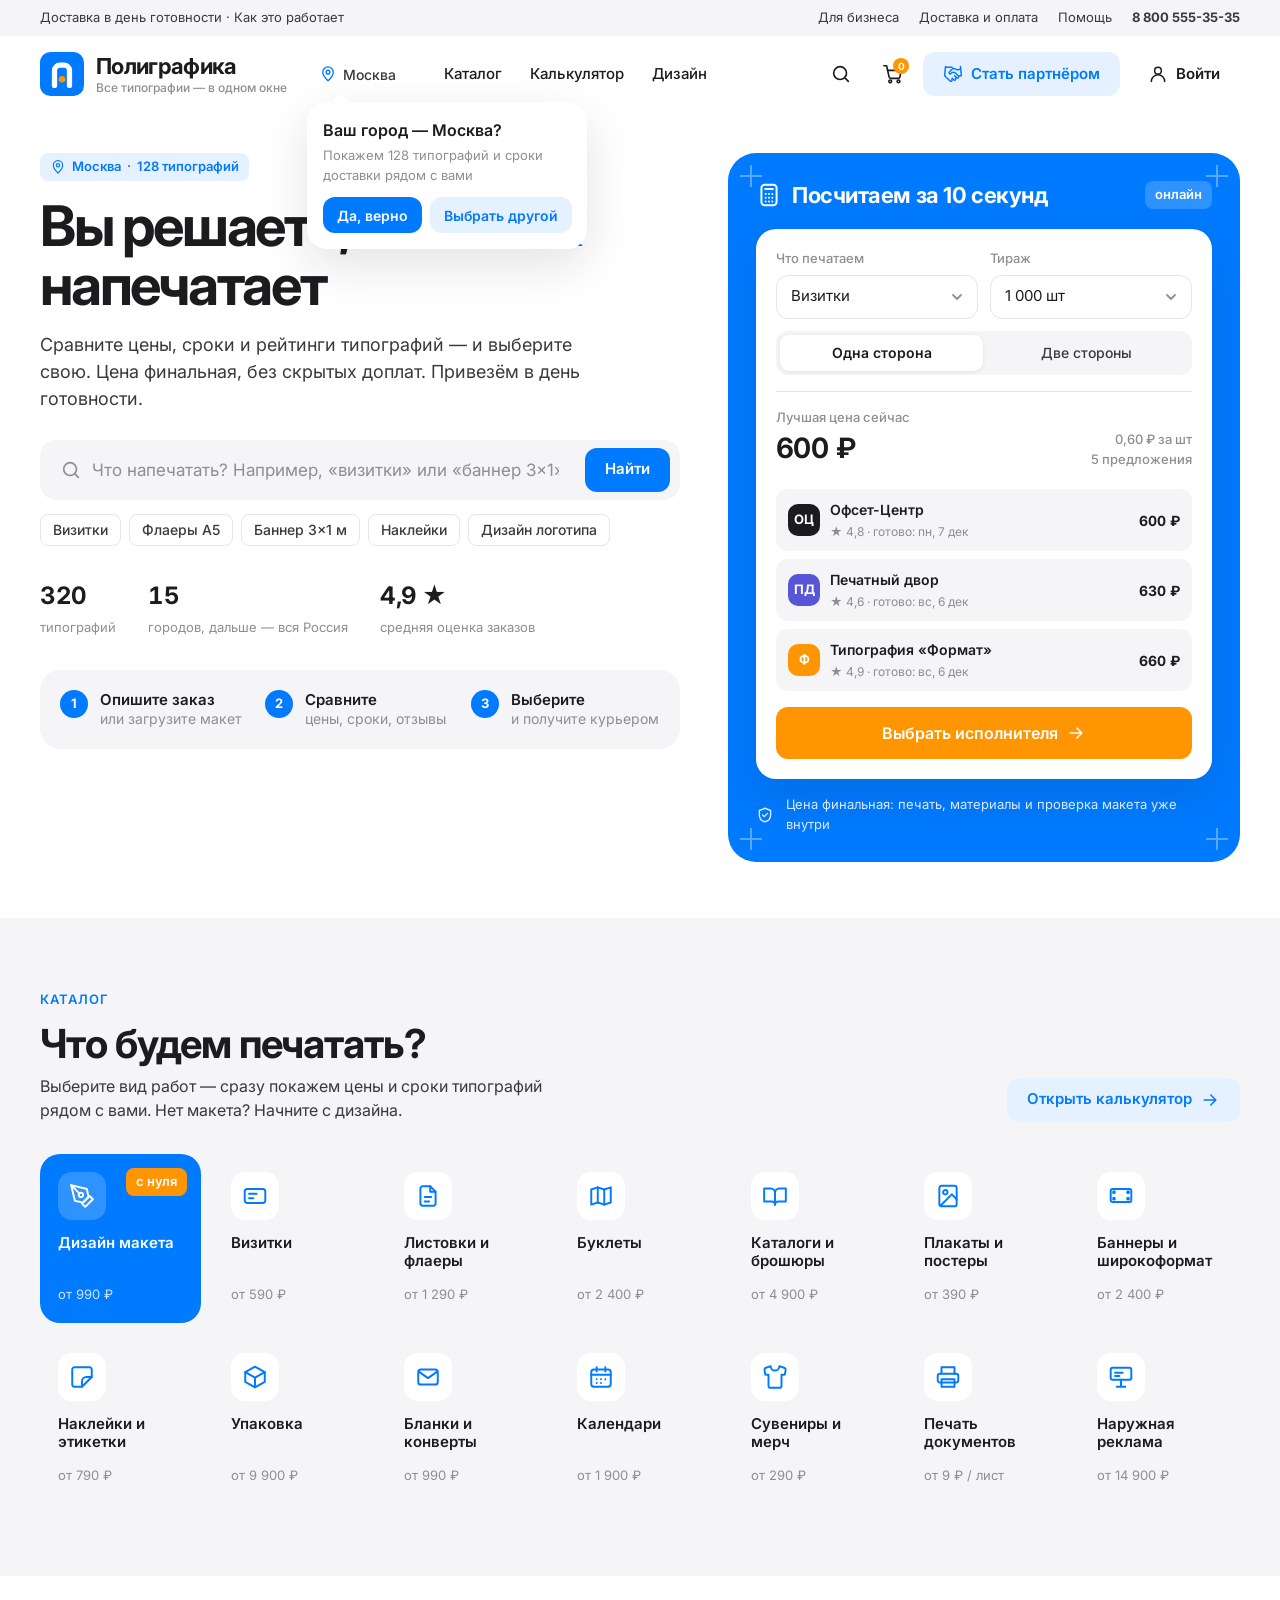
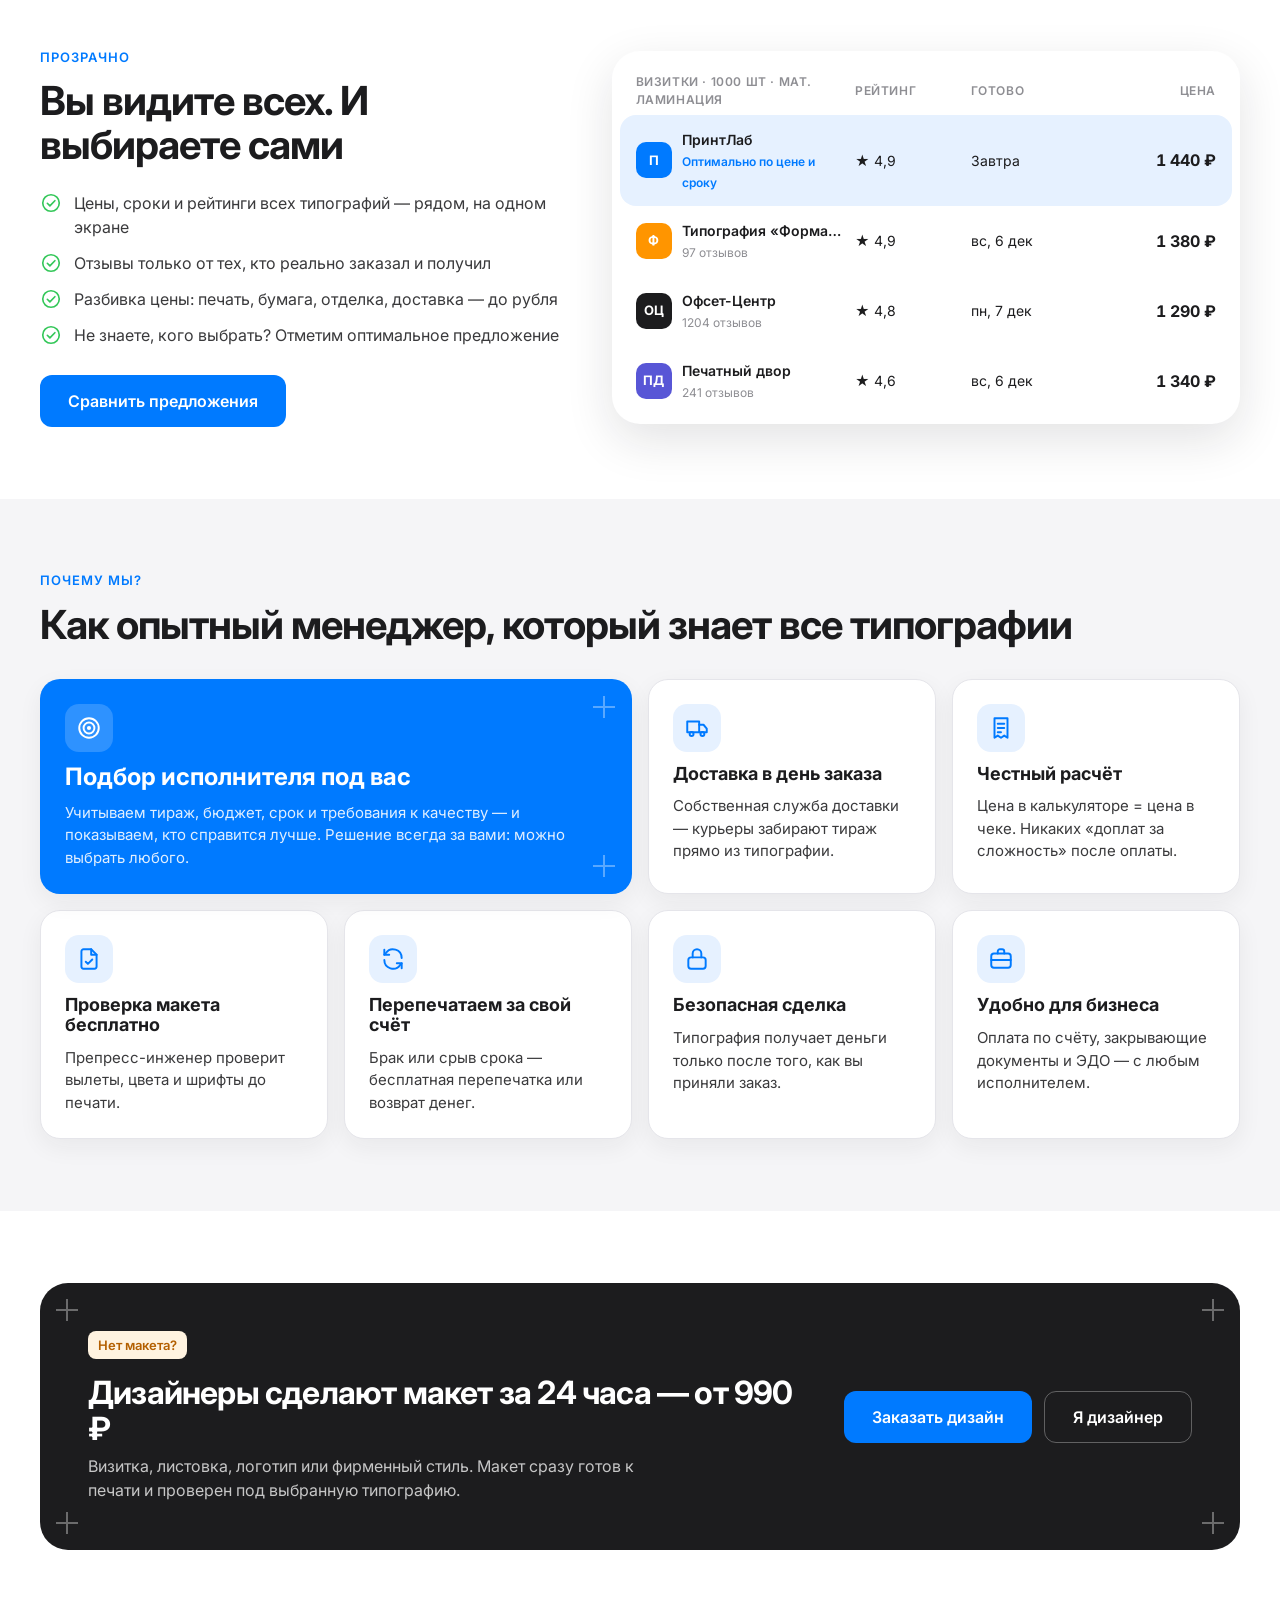
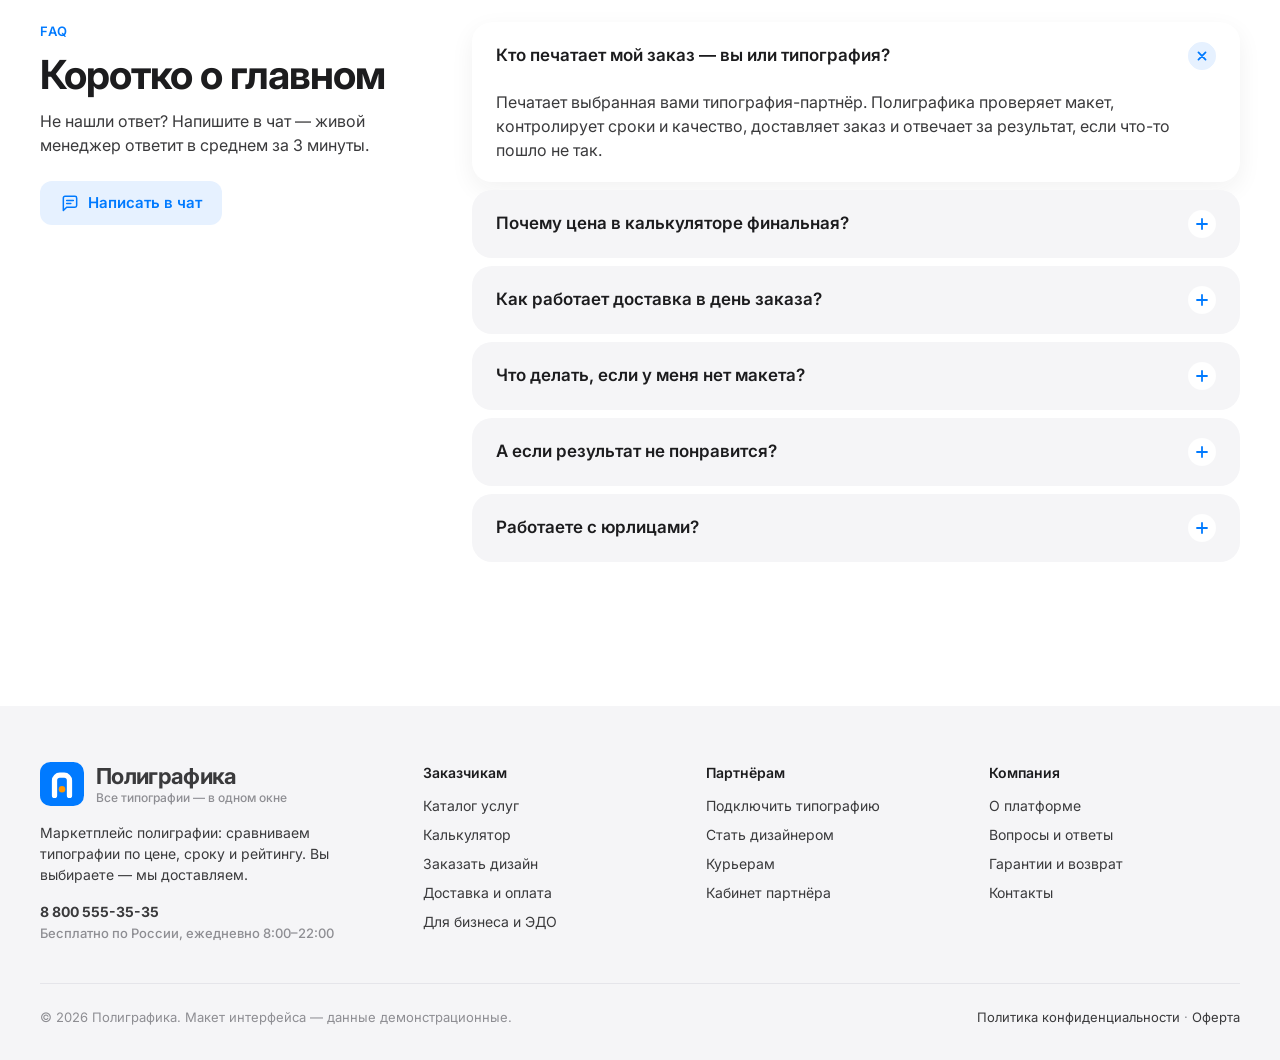
<file: index.html>
<!doctype html>
<html lang="ru">
<head>
  <meta charset="utf-8">
  <meta name="viewport" content="width=device-width, initial-scale=1">
  <title>Полиграфика — все типографии в одном окне</title>
  <meta name="description" content="Сравните цены, сроки и рейтинги типографий и выберите свою. Визитки, листовки, баннеры, упаковка и дизайн макета — с доставкой в день готовности.">
  <link rel="icon" href="assets/img/logo-mark.svg" type="image/svg+xml">
  <link rel="preconnect" href="https://fonts.googleapis.com">
  <link rel="preconnect" href="https://fonts.gstatic.com" crossorigin>
  <link href="https://fonts.googleapis.com/css2?family=Inter:wght@400;500;600;700&display=swap" rel="stylesheet">
  <link rel="stylesheet" href="assets/css/style.css">
</head>
<body data-page="home">
  <div data-include="header"></div>

  <main>
    <!-- HERO: поиск + быстрый калькулятор -->
    <section class="hero">
      <div class="container hero__grid">
        <div>
          <span class="pill"><i data-icon="pin"></i><span data-city-name>Москва</span> · <span data-city-count>128 типографий</span></span>
          <h1 class="h-display">Вы решаете, <span>кто&nbsp;и&nbsp;как</span> напечатает</h1>
          <p class="lead">Сравните цены, сроки и рейтинги типографий — и выберите свою. Цена финальная, без скрытых доплат. Привезём в день готовности.</p>

          <div class="search">
            <form role="search" autocomplete="off">
              <div class="search__box">
                <i data-icon="search"></i>
                <label class="sr-only" for="search">Что напечатать?</label>
                <input id="search" type="search" data-search placeholder="Что напечатать? Например, «визитки» или «баннер 3×1»">
                <button class="btn btn--primary" type="submit">Найти</button>
              </div>
            </form>
            <div class="search__suggest" role="listbox"></div>
          </div>
          <div class="chips">
            <a class="chip" href="calculator.html?type=cards">Визитки</a>
            <a class="chip" href="calculator.html?type=flyers">Флаеры А5</a>
            <a class="chip" href="calculator.html?type=banners">Баннер 3×1 м</a>
            <a class="chip" href="calculator.html?type=stickers">Наклейки</a>
            <a class="chip" href="calculator.html?type=design">Дизайн логотипа</a>
          </div>

          <div class="hero__stats">
            <div><b class="tnum">320</b><span>типографий</span></div>
            <div><b class="tnum">15</b><span>городов, дальше — вся Россия</span></div>
            <div><b class="tnum">4,9 ★</b><span>средняя оценка заказов</span></div>
          </div>

          <ol class="steps" aria-label="Как это работает">
            <li><b>1</b><span><strong>Опишите заказ</strong>или загрузите макет</span></li>
            <li><b>2</b><span><strong>Сравните</strong>цены, сроки, отзывы</span></li>
            <li><b>3</b><span><strong>Выберите</strong>и получите курьером</span></li>
          </ol>
        </div>

        <!-- Быстрый калькулятор -->
        <aside class="quick-calc" aria-labelledby="qcTitle">
          <div class="cutmarks"><i style="top:12px;left:12px"></i><i style="top:12px;right:12px"></i><i style="bottom:12px;left:12px"></i><i style="bottom:12px;right:12px"></i></div>
          <div class="quick-calc__head">
            <h2 id="qcTitle"><i data-icon="calc"></i>Посчитаем за 10 секунд</h2>
            <span class="pill">онлайн</span>
          </div>
          <div class="qc-panel">
            <div class="qc-row">
              <label class="field"><span>Что печатаем</span>
                <select class="select" id="qcType">
                  <option value="cards">Визитки</option>
                  <option value="flyers">Листовки А5</option>
                  <option value="banners">Баннер 3×1 м</option>
                  <option value="stickers">Наклейки</option>
                  <option value="booklets">Буклеты</option>
                  <option value="posters">Плакаты А3</option>
                </select>
              </label>
              <label class="field"><span>Тираж</span>
                <select class="select" id="qcQty"></select>
              </label>
            </div>
            <div class="tabs tabs--block" id="qcSides" role="group" aria-label="Печать">
              <button type="button" class="is-active" data-v="0">Одна сторона</button>
              <button type="button" data-v="1">Две стороны</button>
            </div>
            <div class="qc-result">
              <div><span class="caption">Лучшая цена сейчас</span><span class="price tnum" id="qcPrice">—</span></div>
              <span class="caption" id="qcPer" style="text-align:right"></span>
            </div>
            <div class="qc-offers" id="qcOffers"></div>
            <a class="btn btn--cta btn--block btn--lg" id="qcGo" href="calculator.html" style="margin-top:16px">Выбрать исполнителя<i data-icon="arrow"></i></a>
          </div>
          <div class="quick-calc__foot"><i data-icon="shield"></i>Цена финальная: печать, материалы и проверка макета уже внутри</div>
        </aside>
      </div>
    </section>

    <!-- Виды работ -->
    <section class="section section--gray" id="cats">
      <div class="container">
        <div class="section-head">
          <div>
            <div class="eyebrow">Каталог</div>
            <h2 class="h1">Что будем печатать?</h2>
            <p>Выберите вид работ — сразу покажем цены и сроки типографий рядом с вами. Нет макета? Начните с дизайна.</p>
          </div>
          <a class="btn btn--soft" href="calculator.html">Открыть калькулятор<i data-icon="arrow"></i></a>
        </div>
        <div class="cats" id="catsGrid"></div>
      </div>
    </section>

    <!-- Выбор исполнителя -->
    <section class="section">
      <div class="container compare">
        <div>
          <div class="eyebrow">Прозрачно</div>
          <h2 class="h1">Вы видите всех. И выбираете сами</h2>
          <ul>
            <li><i data-icon="checkCircle"></i><span>Цены, сроки и рейтинги всех типографий — рядом, на одном экране</span></li>
            <li><i data-icon="checkCircle"></i><span>Отзывы только от тех, кто реально заказал и получил</span></li>
            <li><i data-icon="checkCircle"></i><span>Разбивка цены: печать, бумага, отделка, доставка — до рубля</span></li>
            <li><i data-icon="checkCircle"></i><span>Не знаете, кого выбрать? Отметим оптимальное предложение</span></li>
          </ul>
          <a class="btn btn--primary btn--lg" href="calculator.html?type=cards">Сравнить предложения</a>
        </div>
        <div class="compare-table" id="compareTable" aria-label="Пример сравнения: визитки 1000 шт"></div>
      </div>
    </section>

    <!-- Почему мы -->
    <section class="section section--gray" id="why">
      <div class="container">
        <div class="section-head">
          <div>
            <div class="eyebrow">Почему мы?</div>
            <h2 class="h1">Как опытный менеджер, который знает все типографии</h2>
          </div>
        </div>
        <div class="why">
          <article class="why__card why__card--big">
            <div class="cutmarks"><i style="top:16px;right:16px"></i><i style="bottom:16px;right:16px"></i></div>
            <div class="ic"><i data-icon="target"></i></div>
            <h3>Подбор исполнителя под вас</h3>
            <p>Учитываем тираж, бюджет, срок и требования к качеству — и показываем, кто справится лучше. Решение всегда за вами: можно выбрать любого.</p>
          </article>
          <article class="why__card">
            <div class="ic"><i data-icon="truck"></i></div>
            <h3>Доставка в день заказа</h3>
            <p>Собственная служба доставки — курьеры забирают тираж прямо из типографии.</p>
          </article>
          <article class="why__card">
            <div class="ic"><i data-icon="receipt"></i></div>
            <h3>Честный расчёт</h3>
            <p>Цена в калькуляторе = цена в чеке. Никаких «доплат за сложность» после оплаты.</p>
          </article>
          <article class="why__card">
            <div class="ic"><i data-icon="file"></i></div>
            <h3>Проверка макета бесплатно</h3>
            <p>Препресс-инженер проверит вылеты, цвета и шрифты до печати.</p>
          </article>
          <article class="why__card">
            <div class="ic"><i data-icon="refresh"></i></div>
            <h3>Перепечатаем за свой счёт</h3>
            <p>Брак или срыв срока — бесплатная перепечатка или возврат денег.</p>
          </article>
          <article class="why__card">
            <div class="ic"><i data-icon="lock"></i></div>
            <h3>Безопасная сделка</h3>
            <p>Типография получает деньги только после того, как вы приняли заказ.</p>
          </article>
          <article class="why__card">
            <div class="ic"><i data-icon="briefcase"></i></div>
            <h3>Удобно для бизнеса</h3>
            <p>Оплата по счёту, закрывающие документы и ЭДО — с любым исполнителем.</p>
          </article>
        </div>
      </div>
    </section>

    <!-- Баннер дизайна -->
    <section class="section" style="padding-bottom:0">
      <div class="container">
        <div class="banner">
          <div class="cutmarks"><i style="top:16px;left:16px"></i><i style="top:16px;right:16px"></i><i style="bottom:16px;left:16px"></i><i style="bottom:16px;right:16px"></i></div>
          <div>
            <span class="pill pill--orange">Нет макета?</span>
            <h2 style="margin-top:16px">Дизайнеры сделают макет за 24 часа — от 990 ₽</h2>
            <p>Визитка, листовка, логотип или фирменный стиль. Макет сразу готов к печати и проверен под выбранную типографию.</p>
          </div>
          <div class="row">
            <a class="btn btn--primary btn--lg" href="calculator.html?type=design">Заказать дизайн</a>
            <a class="btn btn--ghost btn--lg" href="partner.html#types">Я дизайнер</a>
          </div>
        </div>
      </div>
    </section>

    <!-- FAQ -->
    <section class="section" id="faq">
      <div class="container faq">
        <div class="faq__aside">
          <div class="eyebrow">FAQ</div>
          <h2 class="h1">Коротко о главном</h2>
          <p>Не нашли ответ? Напишите в чат — живой менеджер ответит в среднем за 3 минуты.</p>
          <button class="btn btn--soft" type="button" onclick="PG.ui.toast('Чат с менеджером — в следующей версии макета')"><i data-icon="chat"></i>Написать в чат</button>
        </div>
        <div class="faq__list">
          <details open>
            <summary>Кто печатает мой заказ — вы или типография?</summary>
            <p>Печатает выбранная вами типография-партнёр. Полиграфика проверяет макет, контролирует сроки и качество, доставляет заказ и отвечает за результат, если что-то пошло не так.</p>
          </details>
          <details>
            <summary>Почему цена в калькуляторе финальная?</summary>
            <p>Типографии заранее публикуют прайс на платформе, а мы считаем по нему всё: печать, материалы, отделку и доставку. Если после проверки макета нужна доработка, вы увидите её стоимость до оплаты и сможете отказаться.</p>
          </details>
          <details>
            <summary>Как работает доставка в день заказа?</summary>
            <p>У нас собственная курьерская служба. Курьер забирает тираж прямо из типографии, как только он готов, и привозит в удобный интервал. Срочные заказы, оформленные до 12:00, привозим в тот же день.</p>
          </details>
          <details>
            <summary>Что делать, если у меня нет макета?</summary>
            <p>Закажите дизайн на платформе — от 990 ₽ за визитку. Дизайнер подготовит макет сразу под требования выбранной типографии, поэтому он гарантированно пройдёт проверку.</p>
          </details>
          <details>
            <summary>А если результат не понравится?</summary>
            <p>Если есть брак или сорван срок — перепечатаем бесплатно или вернём деньги. Типография получает оплату только после того, как вы приняли заказ.</p>
          </details>
          <details>
            <summary>Работаете с юрлицами?</summary>
            <p>Да: оплата по счёту, договор, закрывающие документы и ЭДО с любым исполнителем на платформе. Для постоянных клиентов — персональный менеджер и отсрочка платежа.</p>
          </details>
        </div>
      </div>
    </section>
  </main>

  <div data-include="footer"></div>

  <script src="assets/js/data.js"></script>
  <script src="assets/js/common.js"></script>
  <script src="assets/js/home.js"></script>
</body>
</html>
</file>
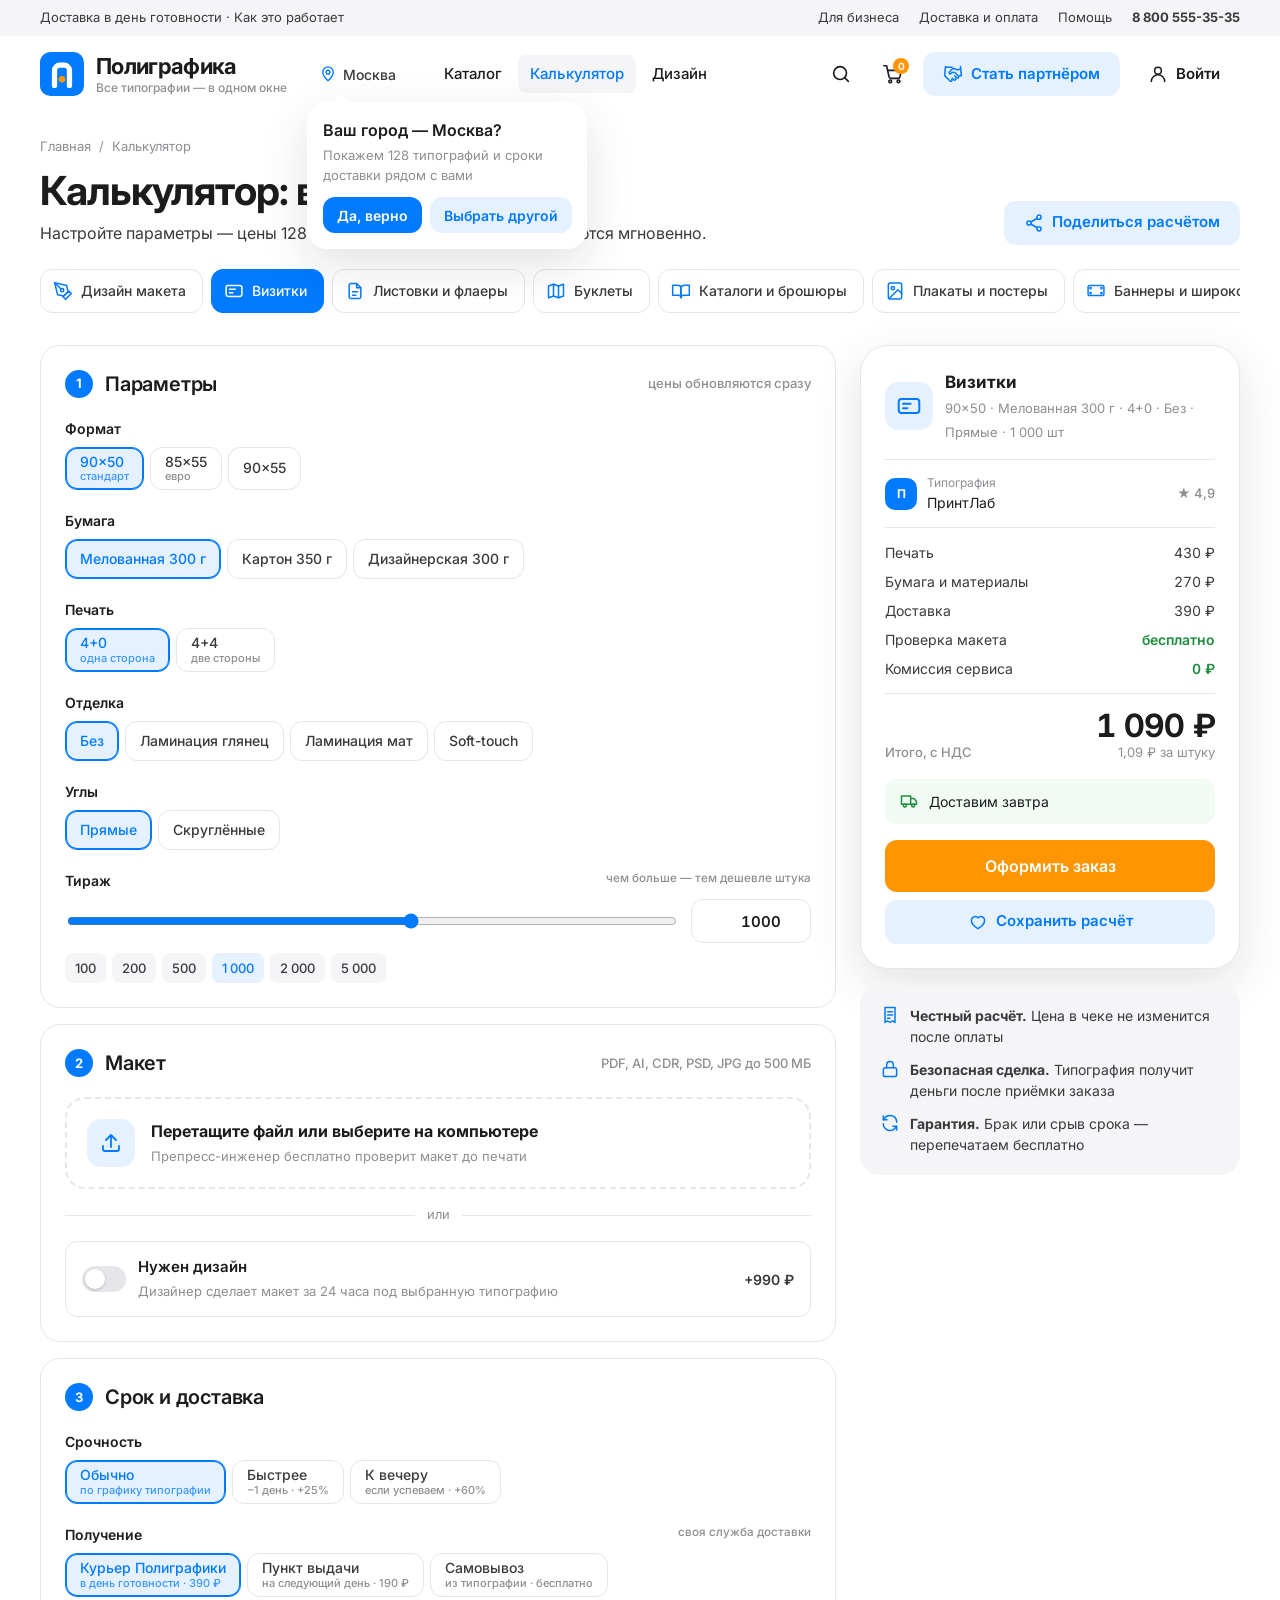
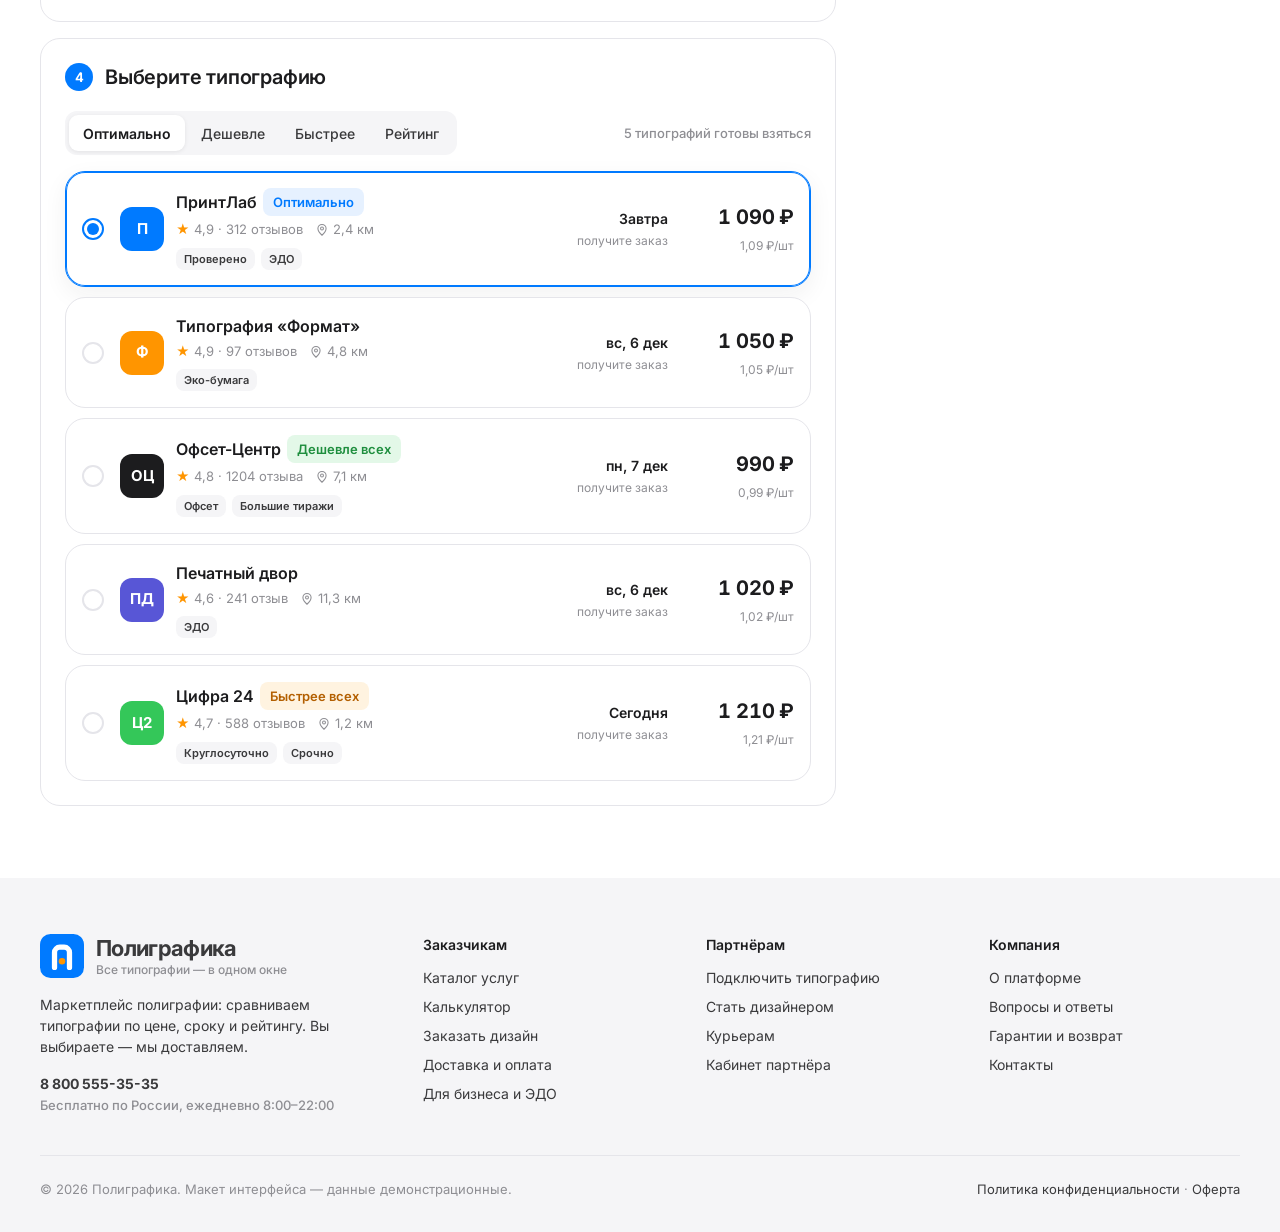
<file: calculator.html>
<!doctype html>
<html lang="ru">
<head>
  <meta charset="utf-8">
  <meta name="viewport" content="width=device-width, initial-scale=1">
  <title>Калькулятор печати — Полиграфика</title>
  <meta name="description" content="Рассчитайте стоимость печати и сравните предложения типографий: цена, срок, рейтинг и честная разбивка стоимости.">
  <link rel="icon" href="assets/img/logo-mark.svg" type="image/svg+xml">
  <link rel="preconnect" href="https://fonts.googleapis.com">
  <link rel="preconnect" href="https://fonts.gstatic.com" crossorigin>
  <link href="https://fonts.googleapis.com/css2?family=Inter:wght@400;500;600;700&display=swap" rel="stylesheet">
  <link rel="stylesheet" href="assets/css/style.css">
</head>
<body data-page="calc" class="has-mobile-bar">
  <div data-include="header"></div>

  <main class="container">
    <nav class="crumbs" aria-label="Навигация"><a href="index.html">Главная</a><span>/</span><span>Калькулятор</span></nav>
    <div class="calc-head">
      <div>
        <h1 class="h1" id="calcTitle">Калькулятор печати</h1>
        <p>Настройте параметры — цены <span data-city-count>128 типографий</span> в г.&nbsp;<span data-city-name>Москва</span> пересчитаются мгновенно.</p>
      </div>
      <button class="btn btn--soft" type="button" id="shareBtn"><i data-icon="share"></i>Поделиться расчётом</button>
    </div>

    <div class="product-tabs" id="productTabs" role="tablist" aria-label="Вид продукции"></div>

    <div class="calc" id="calc">
      <div class="calc__main">
        <section class="panel" aria-labelledby="p1">
          <div class="panel__title"><span class="n">1</span><h2 id="p1">Параметры</h2><span class="caption" id="paramsHint"></span></div>
          <div class="params" id="params"></div>
        </section>

        <section class="panel" aria-labelledby="p2" id="layoutPanel">
          <div class="panel__title"><span class="n">2</span><h2 id="p2">Макет</h2><span class="caption">PDF, AI, CDR, PSD, JPG до 500 МБ</span></div>
          <label class="upload" id="upload">
            <input type="file" id="fileInput" accept=".pdf,.ai,.cdr,.psd,.tif,.tiff,.jpg,.jpeg,.png,.eps">
            <span class="ic"><i data-icon="upload"></i></span>
            <span><b id="uploadTitle">Перетащите файл или выберите на компьютере</b><small id="uploadSub">Препресс-инженер бесплатно проверит макет до печати</small></span>
          </label>
          <div class="or">или</div>
          <label class="toggle">
            <input type="checkbox" id="needDesign">
            <span class="sw"></span>
            <span class="t"><b>Нужен дизайн</b><small>Дизайнер сделает макет за 24 часа под выбранную типографию</small></span>
            <span class="p">+990 ₽</span>
          </label>
        </section>

        <section class="panel" aria-labelledby="p3" id="speedPanel">
          <div class="panel__title"><span class="n">3</span><h2 id="p3">Срок и доставка</h2></div>
          <div class="params">
            <div class="param param--full"><div class="lbl">Срочность</div><div class="seg" id="speedSeg"></div></div>
            <div class="param param--full"><div class="lbl">Получение <small>своя служба доставки</small></div><div class="seg" id="deliverySeg"></div></div>
          </div>
        </section>

        <section class="panel" aria-labelledby="p4">
          <div class="panel__title"><span class="n" id="p4n">4</span><h2 id="p4">Выберите исполнителя</h2></div>
          <div class="offers-bar">
            <div class="tabs" id="sortTabs" role="group" aria-label="Сортировка">
              <button type="button" class="is-active" data-sort="score">Оптимально</button>
              <button type="button" data-sort="price">Дешевле</button>
              <button type="button" data-sort="days">Быстрее</button>
              <button type="button" data-sort="rating">Рейтинг</button>
            </div>
            <span class="caption" id="offersCount"></span>
          </div>
          <div class="offers" id="offers" role="radiogroup" aria-label="Исполнители"></div>
        </section>
      </div>

      <aside class="summary" aria-label="Итог заказа">
        <div class="summary__card">
          <div class="summary__prod">
            <span class="ic" id="sumIcon"></span>
            <span><b id="sumName"></b><small id="sumSpec"></small></span>
          </div>
          <div class="summary__who" id="sumWho"></div>
          <ul class="breakdown" id="breakdown"></ul>
          <div class="summary__total">
            <span class="caption">Итого, с НДС</span>
            <span><span class="price tnum" id="sumTotal"></span><small id="sumPer"></small></span>
          </div>
          <div class="summary__when"><i data-icon="truck"></i><span id="sumWhen"></span></div>
          <div class="summary__actions">
            <button class="btn btn--cta btn--lg btn--block" type="button" id="orderBtn">Оформить заказ</button>
            <button class="btn btn--soft btn--block" type="button" id="saveBtn"><i data-icon="heart"></i>Сохранить расчёт</button>
          </div>
        </div>
        <ul class="guarantees">
          <li><i data-icon="receipt"></i><span><b>Честный расчёт.</b> Цена в чеке не изменится после оплаты</span></li>
          <li><i data-icon="lock"></i><span><b>Безопасная сделка.</b> Типография получит деньги после приёмки заказа</span></li>
          <li><i data-icon="refresh"></i><span><b>Гарантия.</b> Брак или срыв срока — перепечатаем бесплатно</span></li>
        </ul>
      </aside>
    </div>

    <!-- Индивидуальный расчёт для видов работ без калькулятора -->
    <div class="calc" id="custom" hidden>
      <div class="calc__main">
        <section class="panel">
          <div class="panel__title"><span class="n">1</span><h2>Опишите задачу</h2></div>
          <p style="color:var(--text-2);margin-bottom:20px">Такие заказы считаются индивидуально. Отправим задачу подходящим исполнителям — предложения с ценой и сроком придут в течение 2 часов, а выберете вы сами.</p>
          <form class="params" id="customForm">
            <label class="field param--full"><span>Что нужно сделать</span><textarea class="input textarea" required placeholder="Например: 300 крафт-коробок 20×15×10 см с логотипом в 1 цвет"></textarea></label>
            <label class="field"><span>Тираж</span><input class="input" type="text" placeholder="300 шт"></label>
            <label class="field"><span>Когда нужно</span><input class="input" type="date"></label>
            <label class="field"><span>Имя</span><input class="input" type="text" autocomplete="name" required></label>
            <label class="field"><span>Телефон</span><input class="input" type="tel" autocomplete="tel" placeholder="+7" required></label>
            <div class="param--full"><button class="btn btn--cta btn--lg" type="submit">Получить предложения</button></div>
          </form>
        </section>
      </div>
      <aside class="summary">
        <ul class="guarantees">
          <li><i data-icon="users"></i><span><b>5–10 предложений</b> от проверенных исполнителей</span></li>
          <li><i data-icon="clock"></i><span><b>За 2 часа</b> в рабочее время</span></li>
          <li><i data-icon="eye"></i><span><b>Вы сравниваете и выбираете</b> — никто не звонит без спроса</span></li>
        </ul>
      </aside>
    </div>
  </main>

  <div class="mobile-bar" id="mobileBar">
    <span><span class="price tnum" id="mbTotal"></span><small id="mbWhen"></small></span>
    <button class="btn btn--cta" type="button" id="mbOrder">Оформить</button>
  </div>

  <!-- Подтверждение заказа (демо) -->
  <div class="modal" id="modal-order" role="dialog" aria-modal="true" aria-labelledby="orderTitle">
    <div class="modal__card">
      <button class="icon-btn modal__close" type="button" data-close aria-label="Закрыть"><i data-icon="x"></i></button>
      <div class="ic" style="width:56px;height:56px;border-radius:16px;background:#E3F8E8;color:#1E8E3E;display:grid;place-items:center;margin-bottom:16px"><i data-icon="checkCircle"></i></div>
      <h2 id="orderTitle">Заказ почти оформлен</h2>
      <p class="sub" id="orderText"></p>
      <div class="note" style="margin-bottom:20px">Это макет: оплата и личный кабинет появятся на следующем этапе.</div>
      <button class="btn btn--primary btn--block btn--lg" type="button" data-open="login">Войти и оплатить</button>
    </div>
  </div>

  <div data-include="footer"></div>

  <script src="assets/js/data.js"></script>
  <script src="assets/js/common.js"></script>
  <script src="assets/js/calculator.js"></script>
</body>
</html>
</file>
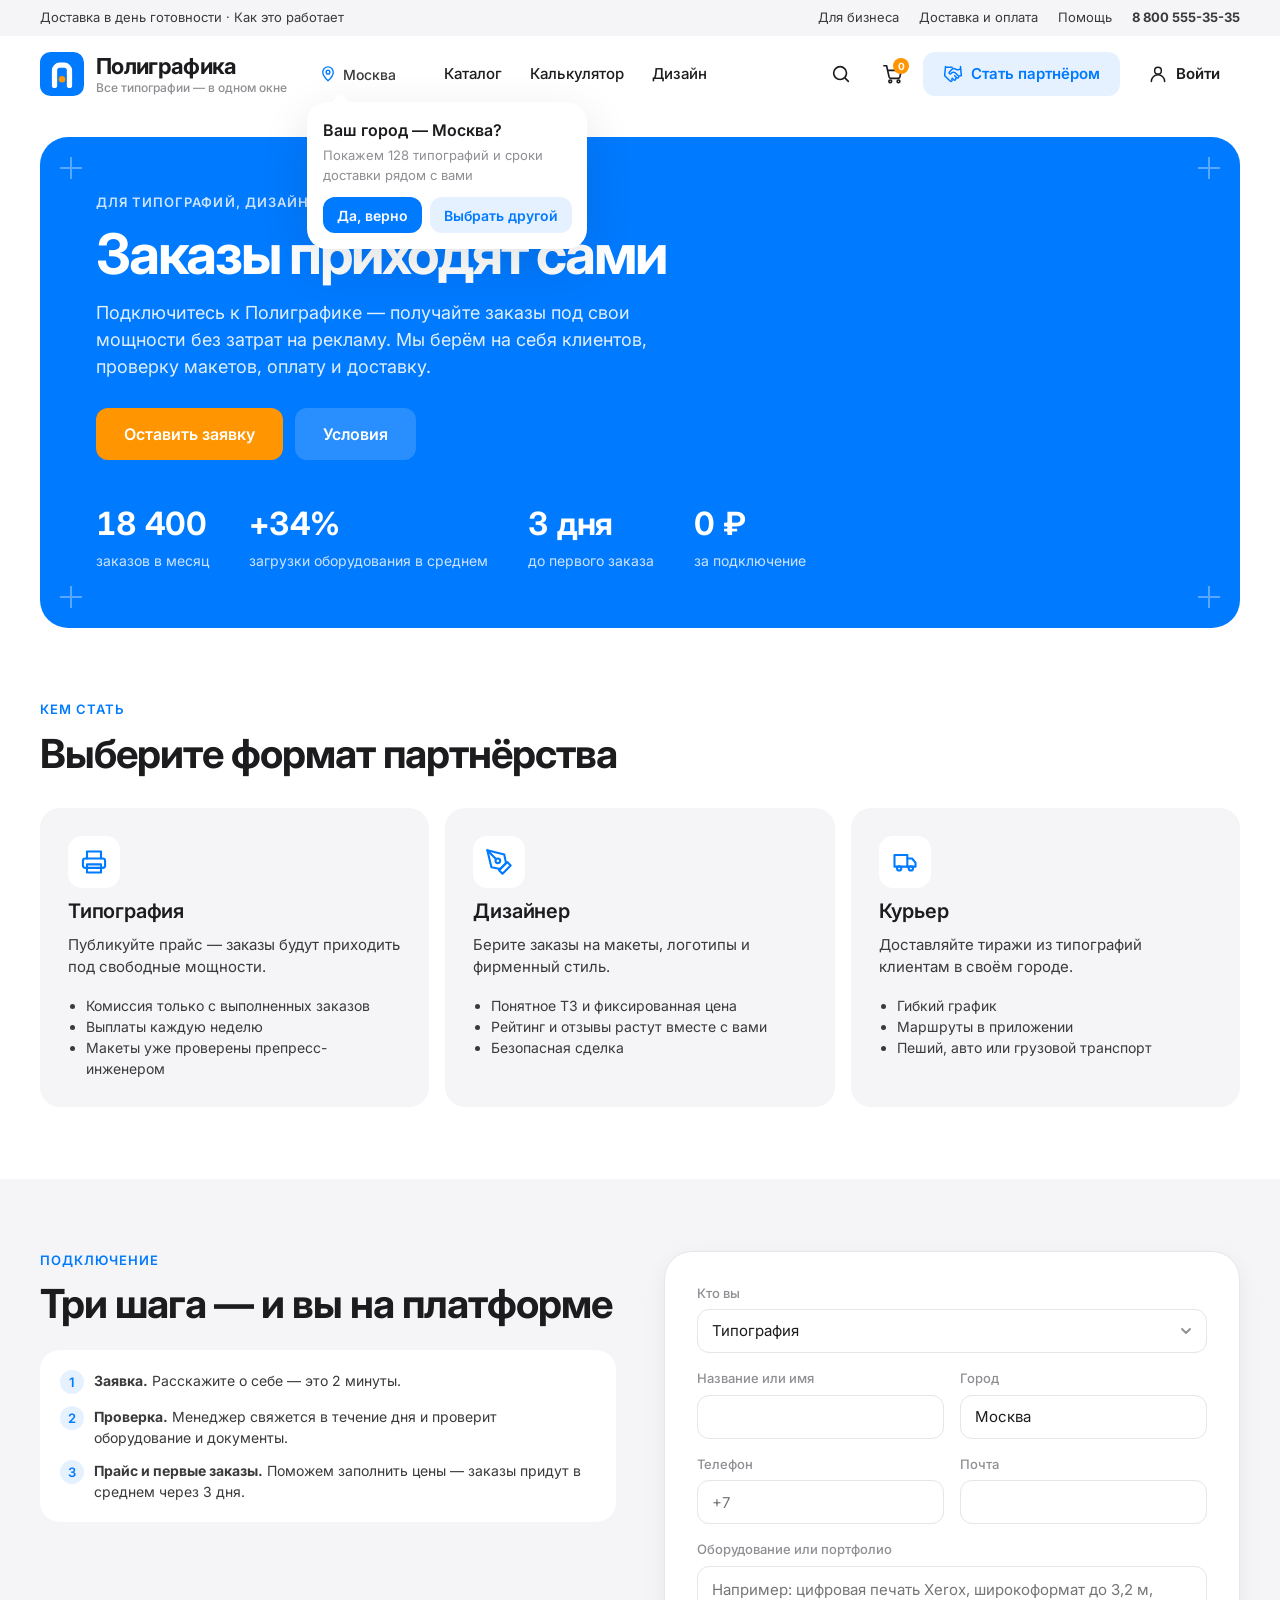
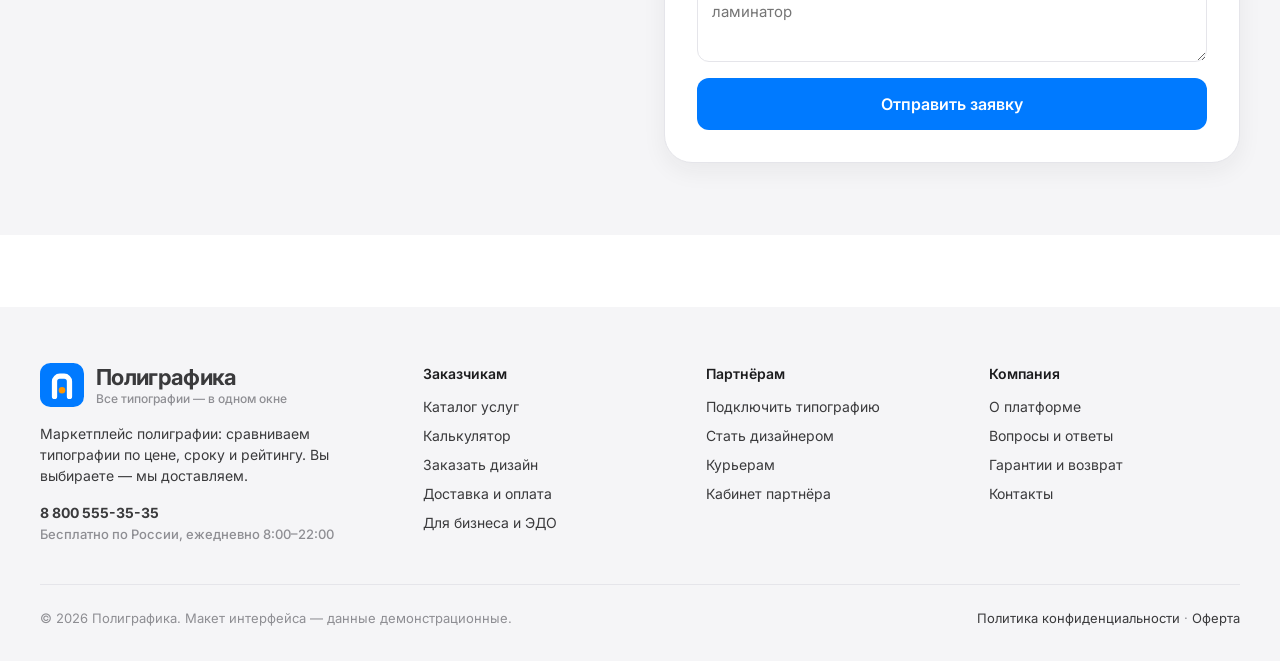
<file: partner.html>
<!doctype html>
<html lang="ru">
<head>
  <meta charset="utf-8">
  <meta name="viewport" content="width=device-width, initial-scale=1">
  <title>Стать партнёром — Полиграфика</title>
  <meta name="description" content="Подключите типографию, станьте дизайнером или курьером Полиграфики: заказы со всей России без затрат на рекламу.">
  <link rel="icon" href="assets/img/logo-mark.svg" type="image/svg+xml">
  <link rel="preconnect" href="https://fonts.googleapis.com">
  <link rel="preconnect" href="https://fonts.gstatic.com" crossorigin>
  <link href="https://fonts.googleapis.com/css2?family=Inter:wght@400;500;600;700&display=swap" rel="stylesheet">
  <link rel="stylesheet" href="assets/css/style.css">
</head>
<body data-page="partner">
  <div data-include="header"></div>

  <main>
    <div class="container">
      <section class="p-hero">
        <div class="cutmarks"><i style="top:20px;left:20px"></i><i style="top:20px;right:20px"></i><i style="bottom:20px;left:20px"></i><i style="bottom:20px;right:20px"></i></div>
        <div class="eyebrow">Для типографий, дизайнеров и курьеров</div>
        <h1 class="h-display">Заказы приходят&nbsp;сами</h1>
        <p class="lead">Подключитесь к Полиграфике — получайте заказы под свои мощности без затрат на рекламу. Мы берём на себя клиентов, проверку макетов, оплату и доставку.</p>
        <div style="display:flex;gap:12px;flex-wrap:wrap">
          <a class="btn btn--cta btn--lg" href="#apply">Оставить заявку</a>
          <a class="btn btn--lg" style="background:rgba(255,255,255,.16);color:#fff" href="#types">Условия</a>
        </div>
        <div class="p-hero__nums">
          <div><b class="tnum">18 400</b><span>заказов в месяц</span></div>
          <div><b class="tnum">+34%</b><span>загрузки оборудования в среднем</span></div>
          <div><b class="tnum">3 дня</b><span>до первого заказа</span></div>
          <div><b class="tnum">0 ₽</b><span>за подключение</span></div>
        </div>
      </section>
    </div>

    <section class="section" id="types">
      <div class="container">
        <div class="section-head">
          <div>
            <div class="eyebrow">Кем стать</div>
            <h2 class="h1">Выберите формат партнёрства</h2>
          </div>
        </div>
        <div class="p-types">
          <article class="p-type">
            <span class="ic"><i data-icon="printer"></i></span>
            <h3 class="h3">Типография</h3>
            <p>Публикуйте прайс — заказы будут приходить под свободные мощности.</p>
            <ul>
              <li>Комиссия только с выполненных заказов</li>
              <li>Выплаты каждую неделю</li>
              <li>Макеты уже проверены препресс-инженером</li>
            </ul>
          </article>
          <article class="p-type">
            <span class="ic"><i data-icon="design"></i></span>
            <h3 class="h3">Дизайнер</h3>
            <p>Берите заказы на макеты, логотипы и фирменный стиль.</p>
            <ul>
              <li>Понятное ТЗ и фиксированная цена</li>
              <li>Рейтинг и отзывы растут вместе с вами</li>
              <li>Безопасная сделка</li>
            </ul>
          </article>
          <article class="p-type">
            <span class="ic"><i data-icon="truck"></i></span>
            <h3 class="h3">Курьер</h3>
            <p>Доставляйте тиражи из типографий клиентам в своём городе.</p>
            <ul>
              <li>Гибкий график</li>
              <li>Маршруты в приложении</li>
              <li>Пеший, авто или грузовой транспорт</li>
            </ul>
          </article>
        </div>
      </div>
    </section>

    <section class="section section--gray" id="apply">
      <div class="container p-form">
        <div>
          <div class="eyebrow">Подключение</div>
          <h2 class="h1">Три шага — и вы на платформе</h2>
          <ul class="guarantees" style="background:#fff;margin-top:24px">
            <li><span class="n pill">1</span><span><b>Заявка.</b> Расскажите о себе — это 2 минуты.</span></li>
            <li><span class="n pill">2</span><span><b>Проверка.</b> Менеджер свяжется в течение дня и проверит оборудование и документы.</span></li>
            <li><span class="n pill">3</span><span><b>Прайс и первые заказы.</b> Поможем заполнить цены — заказы придут в среднем через 3 дня.</span></li>
          </ul>
        </div>
        <form id="partnerForm">
          <label class="field full"><span>Кто вы</span>
            <select class="select" required>
              <option>Типография</option><option>Дизайнер или студия</option><option>Курьер</option>
            </select>
          </label>
          <label class="field"><span>Название или имя</span><input class="input" type="text" required></label>
          <label class="field"><span>Город</span><input class="input" type="text" data-city-input required></label>
          <label class="field"><span>Телефон</span><input class="input" type="tel" autocomplete="tel" placeholder="+7" required></label>
          <label class="field"><span>Почта</span><input class="input" type="email" autocomplete="email"></label>
          <label class="field full"><span>Оборудование или портфолио</span><textarea class="input textarea" placeholder="Например: цифровая печать Xerox, широкоформат до 3,2 м, ламинатор"></textarea></label>
          <div class="full"><button class="btn btn--primary btn--lg btn--block" type="submit">Отправить заявку</button></div>
        </form>
      </div>
    </section>
  </main>

  <div data-include="footer"></div>

  <script src="assets/js/data.js"></script>
  <script src="assets/js/common.js"></script>
  <script>
    function fillCity(c) {
      var f = document.querySelector('[data-city-input]');
      if (c && f && !f.dataset.touched) f.value = c.name;
    }
    fillCity(PG.ui.getCity());
    document.addEventListener('pg:city', function (e) { fillCity(e.detail); });
    document.querySelector('[data-city-input]').addEventListener('input', function () { this.dataset.touched = 1; });
    document.getElementById('partnerForm').addEventListener('submit', function (e) {
      e.preventDefault();
      this.reset();
      PG.ui.toast('Заявка отправлена — менеджер свяжется в течение дня');
    });
  </script>
</body>
</html>
</file>
<file: assets/css/style.css>
/* Полиграфика — дизайн-токены из бренд-бука «Визуальный код» v1.0 */
:root {
  --brand-blue: #007AFF;
  --brand-blue-press: #0062CC;
  --brand-blue-soft: #E6F1FF;
  --accent-orange: #FF9500;
  --accent-orange-press: #E68600;
  --accent-orange-soft: #FFF3E0;
  --bg: #FFFFFF;
  --bg-2: #F5F5F7;
  --text: #1C1C1E;
  --text-2: #3A3A3C;
  --muted: #8E8E93;
  --line: #E5E5EA;
  --success: #34C759;
  --warning: #FFCC00;
  --error: #FF3B30;

  --r-chip: 8px;
  --r-btn: 12px;
  --r-card: 20px;
  --r-block: 28px;
  --shadow: 0 8px 24px rgba(28, 28, 30, .06);
  --shadow-lg: 0 16px 48px rgba(28, 28, 30, .12);

  --container: 1200px;
  --gutter: 24px;
  --font: "Inter", -apple-system, BlinkMacSystemFont, "SF Pro Text", "Segoe UI", Roboto, sans-serif;
}

*, *::before, *::after { box-sizing: border-box; }
html { -webkit-text-size-adjust: 100%; scroll-behavior: smooth; }
body {
  margin: 0;
  font-family: var(--font);
  font-size: 16px;
  line-height: 1.5;
  color: var(--text);
  background: var(--bg);
  -webkit-font-smoothing: antialiased;
}
img, svg { display: block; max-width: 100%; }
a { color: var(--brand-blue); text-decoration: none; }
a:hover { color: var(--brand-blue-press); }
button, input, select, textarea { font: inherit; color: inherit; }
button { cursor: pointer; }
h1, h2, h3 { margin: 0; line-height: 1.1; }
p { margin: 0; }
.tnum { font-variant-numeric: tabular-nums; }
.sr-only { position: absolute; width: 1px; height: 1px; overflow: hidden; clip: rect(0 0 0 0); white-space: nowrap; }

.container { max-width: calc(var(--container) + var(--gutter) * 2); margin: 0 auto; padding: 0 var(--gutter); }
.section { padding: 72px 0; }
.section--gray { background: var(--bg-2); }
.eyebrow {
  font-size: 13px; font-weight: 600; letter-spacing: .08em; text-transform: uppercase;
  color: var(--brand-blue); margin-bottom: 12px;
}
.h-display { font-size: 56px; font-weight: 700; letter-spacing: -0.04em; line-height: 1.05; }
.h1 { font-size: 40px; font-weight: 700; letter-spacing: -0.025em; }
.h2 { font-size: 28px; font-weight: 600; letter-spacing: -0.02em; }
.h3 { font-size: 20px; font-weight: 600; letter-spacing: -0.01em; }
.lead { font-size: 18px; color: var(--text-2); }
.caption { font-size: 13px; font-weight: 500; color: var(--muted); }
.section-head { display: flex; align-items: flex-end; justify-content: space-between; gap: 24px; margin-bottom: 32px; }
.section-head p { color: var(--text-2); max-width: 520px; margin-top: 8px; }

/* ---------- Кнопки ---------- */
.btn {
  display: inline-flex; align-items: center; justify-content: center; gap: 8px;
  height: 44px; padding: 0 20px; border: 0; border-radius: var(--r-btn);
  font-size: 15px; font-weight: 600; white-space: nowrap;
  transition: background-color .15s, color .15s, box-shadow .15s, transform .1s;
}
.btn:active { transform: scale(.98); }
.btn svg { width: 20px; height: 20px; }
.btn--cta { background: var(--accent-orange); color: #fff; }
.btn--cta:hover { background: var(--accent-orange-press); color: #fff; }
.btn--primary { background: var(--brand-blue); color: #fff; }
.btn--primary:hover { background: var(--brand-blue-press); color: #fff; }
.btn--soft { background: var(--brand-blue-soft); color: var(--brand-blue); }
.btn--soft:hover { background: #d6e8ff; color: var(--brand-blue-press); }
.btn--ghost { background: transparent; color: var(--text); }
.btn--ghost:hover { background: var(--bg-2); color: var(--text); }
.btn--lg { height: 52px; padding: 0 28px; font-size: 16px; }
.btn--block { width: 100%; }
.btn:disabled { background: var(--line); color: var(--muted); cursor: not-allowed; }

/* ---------- Шапка ---------- */
.topbar { background: var(--bg-2); font-size: 13px; color: var(--text-2); }
.topbar .container { display: flex; align-items: center; justify-content: space-between; height: 36px; gap: 16px; }
.topbar nav { display: flex; gap: 20px; }
.topbar a { color: var(--text-2); }
.topbar a:hover { color: var(--brand-blue); }

.header {
  position: sticky; top: 0; z-index: 50;
  background: rgba(255, 255, 255, .86);
  backdrop-filter: saturate(180%) blur(16px);
  -webkit-backdrop-filter: saturate(180%) blur(16px);
  border-bottom: 1px solid transparent;
  transition: border-color .2s;
}
.header.is-scrolled { border-bottom-color: var(--line); }
.header .container { display: flex; align-items: center; gap: 20px; height: 76px; }

.logo { display: flex; align-items: center; gap: 12px; color: var(--text); flex-shrink: 0; }
.logo:hover { color: var(--text); }
.logo__mark { width: 44px; height: 44px; }
.logo__text { display: flex; flex-direction: column; line-height: 1.1; }
.logo__name { font-size: 22px; font-weight: 700; letter-spacing: -0.03em; }
.logo__name i { font-style: normal; color: var(--accent-orange); }
.logo__slogan { font-size: 12px; font-weight: 500; color: var(--muted); margin-top: 3px; }

.city {
  display: inline-flex; align-items: center; gap: 6px; height: 36px; padding: 0 12px;
  border: 0; border-radius: var(--r-chip); background: transparent;
  font-size: 14px; font-weight: 500; color: var(--text-2);
}
.city:hover { background: var(--bg-2); }
.city svg { width: 18px; height: 18px; color: var(--brand-blue); }
.city__name { max-width: 160px; overflow: hidden; text-overflow: ellipsis; white-space: nowrap; }
.city-wrap { position: relative; flex-shrink: 0; }

.city-confirm {
  position: absolute; top: calc(100% + 10px); left: 0; z-index: 60;
  width: 280px; padding: 16px; background: #fff; border-radius: var(--r-card); box-shadow: var(--shadow-lg);
  display: none;
}
.city-confirm.is-open { display: block; }
.city-confirm::before {
  content: ""; position: absolute; top: -6px; left: 28px; width: 12px; height: 12px;
  background: #fff; transform: rotate(45deg); border-radius: 2px;
}
.city-confirm p { font-weight: 600; margin-bottom: 4px; }
.city-confirm small { display: block; color: var(--muted); font-size: 13px; margin-bottom: 12px; }
.city-confirm .row { display: flex; gap: 8px; }
.city-confirm .btn { height: 36px; padding: 0 14px; font-size: 14px; }

.header__nav { display: flex; gap: 4px; margin-left: 4px; }
.header__nav a { white-space: nowrap; padding: 8px 12px; border-radius: var(--r-chip); font-size: 15px; font-weight: 500; color: var(--text); }
.header__nav a:hover, .header__nav a.is-active { background: var(--bg-2); color: var(--brand-blue); }
.header__actions { display: flex; align-items: center; gap: 8px; margin-left: auto; }
.icon-btn {
  width: 44px; height: 44px; display: inline-grid; place-items: center; border: 0; border-radius: var(--r-btn);
  background: transparent; color: var(--text); position: relative;
}
.icon-btn:hover { background: var(--bg-2); color: var(--text); }
.icon-btn svg { width: 22px; height: 22px; }
.icon-btn .badge {
  position: absolute; top: 6px; right: 6px; min-width: 16px; height: 16px; padding: 0 4px; border-radius: 8px;
  background: var(--accent-orange); color: #fff; font-size: 10px; font-weight: 700; line-height: 16px; text-align: center;
}
.burger { display: none; }

/* ---------- Поиск ---------- */
.search { position: relative; }
.search__box {
  display: flex; align-items: center; gap: 8px; height: 60px; padding: 0 8px 0 18px;
  background: var(--bg-2); border: 2px solid transparent; border-radius: 16px; transition: border-color .15s, background .15s;
}
.search__box:focus-within { background: #fff; border-color: var(--brand-blue); }
.search__box > svg { width: 22px; height: 22px; color: var(--muted); flex-shrink: 0; }
.search__box input { flex: 1; min-width: 0; height: 100%; border: 0; outline: 0; background: transparent; font-size: 17px; }
.search__box input::placeholder { color: var(--muted); }
.search__suggest {
  position: absolute; top: calc(100% + 8px); left: 0; right: 0; z-index: 40;
  background: #fff; border-radius: var(--r-card); box-shadow: var(--shadow-lg); padding: 8px; display: none;
}
.search__suggest.is-open { display: block; }
.search__suggest a {
  display: flex; align-items: center; gap: 12px; padding: 10px 12px; border-radius: var(--r-btn); color: var(--text);
}
.search__suggest a:hover, .search__suggest a.is-active { background: var(--bg-2); }
.search__suggest a svg { width: 22px; height: 22px; color: var(--brand-blue); }
.search__suggest a span { flex: 1; }
.search__suggest a em { font-style: normal; color: var(--muted); font-size: 14px; }
.search__suggest .empty { padding: 12px; color: var(--muted); font-size: 14px; }

.chips { display: flex; flex-wrap: wrap; gap: 8px; }
.chip {
  display: inline-flex; align-items: center; height: 32px; padding: 0 12px; border-radius: var(--r-chip);
  border: 1px solid var(--line); background: #fff; color: var(--text-2); font-size: 14px; font-weight: 500;
}
.chip:hover { border-color: var(--brand-blue); color: var(--brand-blue); }
.pill {
  display: inline-flex; align-items: center; gap: 6px; height: 28px; padding: 0 10px; border-radius: var(--r-chip);
  background: var(--brand-blue-soft); color: var(--brand-blue); font-size: 13px; font-weight: 600;
}
.pill--orange { background: var(--accent-orange-soft); color: #B35F00; }
.pill--green { background: #E3F8E8; color: #1E8E3E; }
.pill--gray { background: var(--bg-2); color: var(--text-2); }

/* ---------- Hero ---------- */
.hero { padding: 40px 0 56px; }
.hero__grid { display: grid; grid-template-columns: minmax(0, 1.25fr) minmax(0, 1fr); gap: 48px; align-items: start; }
.hero h1 { margin: 16px 0 16px; }
.hero h1 span { color: var(--brand-blue); }
.hero .lead { max-width: 560px; margin-bottom: 28px; }
.hero .chips { margin-top: 14px; }
.hero__stats { display: flex; gap: 32px; margin-top: 32px; }
.hero__stats b { display: block; font-size: 24px; font-weight: 700; letter-spacing: -0.02em; }
.hero__stats span { font-size: 13px; color: var(--muted); }

/* Карточка быстрого калькулятора */
.quick-calc {
  position: relative; overflow: hidden;
  background: var(--brand-blue); color: #fff; border-radius: var(--r-block); padding: 28px;
}
.cutmarks { position: absolute; inset: 0; pointer-events: none; }
.cutmarks i { position: absolute; width: 22px; height: 22px; opacity: .35; }
.cutmarks i::before, .cutmarks i::after { content: ""; position: absolute; background: #fff; }
.cutmarks i::before { left: 10px; top: 0; width: 2px; height: 22px; }
.cutmarks i::after { top: 10px; left: 0; height: 2px; width: 22px; }
.quick-calc > *:not(.cutmarks) { position: relative; }
.quick-calc__head { display: flex; align-items: center; justify-content: space-between; margin-bottom: 20px; }
.quick-calc__head h2 { font-size: 22px; font-weight: 700; letter-spacing: -0.02em; display: flex; align-items: center; gap: 10px; }
.quick-calc__head h2 svg { width: 26px; height: 26px; }
.quick-calc__head .pill { background: rgba(255,255,255,.18); color: #fff; }
.qc-panel { background: #fff; color: var(--text); border-radius: var(--r-card); padding: 20px; box-shadow: var(--shadow-lg); }
.qc-row { display: grid; grid-template-columns: 1fr 1fr; gap: 12px; margin-bottom: 12px; }
.field { display: flex; flex-direction: column; gap: 6px; }
.field > span { font-size: 13px; font-weight: 500; color: var(--muted); }
.input, .select {
  height: 44px; padding: 0 14px; border: 1px solid var(--line); border-radius: var(--r-btn); background: #fff;
  font-size: 15px; outline: 0; width: 100%; transition: border-color .15s, box-shadow .15s;
}
.select {
  appearance: none; -webkit-appearance: none; padding-right: 36px;
  background-image: url("data:image/svg+xml,%3Csvg xmlns='http://www.w3.org/2000/svg' width='16' height='16' fill='none' stroke='%238E8E93' stroke-width='1.8' stroke-linecap='round' stroke-linejoin='round'%3E%3Cpath d='m4 6 4 4 4-4'/%3E%3C/svg%3E");
  background-repeat: no-repeat; background-position: right 12px center;
}
.input:focus, .select:focus { border-color: var(--brand-blue); box-shadow: 0 0 0 3px var(--brand-blue-soft); }
.qc-result { display: flex; align-items: flex-end; justify-content: space-between; gap: 12px; padding: 16px 0 4px; border-top: 1px solid var(--line); margin-top: 16px; }
.qc-result .price { font-size: 28px; font-weight: 700; letter-spacing: -0.02em; }
.qc-result .caption { display: block; }
.qc-offers { display: flex; flex-direction: column; gap: 8px; margin-top: 16px; }
.qc-offer {
  display: flex; align-items: center; gap: 10px; padding: 10px 12px; background: var(--bg-2); border-radius: var(--r-btn); font-size: 14px;
}
.qc-offer .ava { width: 32px; height: 32px; border-radius: 10px; display: grid; place-items: center; font-weight: 700; font-size: 13px; color: #fff; flex-shrink: 0; }
.qc-offer .nm { flex: 1; min-width: 0; }
.qc-offer .nm b { display: block; font-weight: 600; white-space: nowrap; overflow: hidden; text-overflow: ellipsis; }
.qc-offer .nm small { color: var(--muted); font-size: 12px; }
.qc-offer .pr { font-weight: 700; }
.quick-calc__foot { display: flex; align-items: center; gap: 12px; margin-top: 16px; font-size: 13px; color: rgba(255,255,255,.85); }
.quick-calc__foot svg { width: 18px; height: 18px; flex-shrink: 0; }

/* ---------- Категории ---------- */
.cats { display: grid; grid-template-columns: repeat(7, minmax(0, 1fr)); gap: 12px; }
.cat {
  display: flex; flex-direction: column; align-items: flex-start; gap: 14px;
  padding: 18px; min-height: 132px; border-radius: var(--r-card); background: var(--bg-2); color: var(--text);
  transition: background .15s, box-shadow .15s, transform .15s; position: relative;
}
.cat:hover { background: #fff; color: var(--text); box-shadow: var(--shadow-lg); transform: translateY(-2px); }
.cat__icon {
  width: 48px; height: 48px; border-radius: 14px; display: grid; place-items: center;
  background: #fff; color: var(--brand-blue); transition: background .15s, color .15s;
}
.cat:hover .cat__icon { background: var(--brand-blue); color: #fff; }
.cat__icon svg { width: 26px; height: 26px; }
.cat__name { font-weight: 600; font-size: 15px; line-height: 1.25; }
.cat__price { font-size: 13px; color: var(--muted); margin-top: auto; }
.cat--featured { background: var(--brand-blue); color: #fff; }
.cat--featured:hover { background: var(--brand-blue-press); color: #fff; }
.cat--featured .cat__icon { background: rgba(255,255,255,.18); color: #fff; }
.cat--featured:hover .cat__icon { background: #fff; color: var(--brand-blue); }
.cat--featured .cat__price { color: rgba(255,255,255,.8); }
.cat__tag { position: absolute; top: 14px; right: 14px; }
.cat--featured .cat__tag { background: var(--accent-orange); color: #fff; }

/* ---------- Почему мы ---------- */
.why { display: grid; grid-template-columns: repeat(4, minmax(0, 1fr)); gap: 16px; }
.why__card {
  padding: 24px; border-radius: var(--r-card); background: #fff; box-shadow: var(--shadow); border: 1px solid var(--line);
  display: flex; flex-direction: column; gap: 12px;
}
.why__card .ic {
  width: 48px; height: 48px; border-radius: 14px; display: grid; place-items: center;
  background: var(--brand-blue-soft); color: var(--brand-blue);
}
.why__card .ic svg { width: 26px; height: 26px; }
.why__card h3 { font-size: 18px; }
.why__card p { color: var(--text-2); font-size: 15px; }
.why__card--big { grid-column: span 2; background: var(--brand-blue); color: #fff; border-color: transparent; position: relative; overflow: hidden; }
.why__card--big .ic { background: rgba(255,255,255,.18); color: #fff; }
.why__card--big p { color: rgba(255,255,255,.88); }
.why__card--big h3 { font-size: 24px; }

/* ---------- Сравнение (на главной) ---------- */
.compare {
  display: grid; grid-template-columns: minmax(0, 1fr) minmax(0, 1.2fr); gap: 48px; align-items: center;
}
.compare ul { list-style: none; padding: 0; margin: 24px 0 28px; display: flex; flex-direction: column; gap: 12px; }
.compare li { display: flex; gap: 12px; align-items: flex-start; color: var(--text-2); }
.compare li svg { width: 22px; height: 22px; color: var(--success); flex-shrink: 0; margin-top: 1px; }
.compare-table { background: #fff; border-radius: var(--r-block); box-shadow: var(--shadow-lg); padding: 8px; }
.compare-table__row {
  display: grid; grid-template-columns: minmax(0, 1.6fr) .8fr .8fr 1fr; gap: 12px; align-items: center;
  padding: 14px 16px; border-radius: 16px; font-size: 14px;
}
.compare-table__row--head { color: var(--muted); font-size: 12px; font-weight: 600; text-transform: uppercase; letter-spacing: .05em; padding-bottom: 6px; }
.compare-table__row.is-best { background: var(--brand-blue-soft); }
.compare-table__row .who { display: flex; align-items: center; gap: 10px; min-width: 0; }
.compare-table__row .who b { display: block; font-weight: 600; white-space: nowrap; overflow: hidden; text-overflow: ellipsis; }
.compare-table__row .who small { color: var(--muted); font-size: 12px; }
.compare-table__row .price { font-weight: 700; font-size: 16px; text-align: right; }
.ava { width: 36px; height: 36px; border-radius: 10px; display: grid; place-items: center; font-weight: 700; font-size: 13px; color: #fff; flex-shrink: 0; }

/* ---------- FAQ ---------- */
.faq { display: grid; grid-template-columns: minmax(0, 1fr) minmax(0, 2fr); gap: 48px; }
.faq__list { display: flex; flex-direction: column; gap: 8px; }
.faq details { background: var(--bg-2); border-radius: var(--r-card); padding: 0 24px; transition: background .15s; }
.faq details[open] { background: #fff; box-shadow: var(--shadow); }
.faq summary {
  list-style: none; cursor: pointer; padding: 20px 0; font-weight: 600; font-size: 17px;
  display: flex; align-items: center; justify-content: space-between; gap: 16px;
}
.faq summary::-webkit-details-marker { display: none; }
.faq summary::after {
  content: ""; width: 28px; height: 28px; flex-shrink: 0; border-radius: 50%; background: #fff;
  background-image: url("data:image/svg+xml,%3Csvg xmlns='http://www.w3.org/2000/svg' width='16' height='16' fill='none' stroke='%23007AFF' stroke-width='1.8' stroke-linecap='round'%3E%3Cpath d='M8 3v10M3 8h10'/%3E%3C/svg%3E");
  background-repeat: no-repeat; background-position: center; transition: transform .2s;
}
.faq details[open] summary::after { transform: rotate(45deg); background-color: var(--brand-blue-soft); }
.faq details p { padding: 0 0 20px; color: var(--text-2); }
.faq__aside p { color: var(--text-2); margin: 12px 0 24px; }

/* ---------- CTA-баннер ---------- */
.banner {
  position: relative; overflow: hidden; border-radius: var(--r-block); padding: 48px;
  background: var(--text); color: #fff; display: grid; grid-template-columns: 1fr auto; gap: 32px; align-items: center;
}
.banner h2 { font-size: 32px; font-weight: 700; letter-spacing: -0.025em; }
.banner p { color: rgba(255,255,255,.75); margin-top: 8px; max-width: 560px; }
.banner .row { display: flex; gap: 12px; flex-wrap: wrap; }
.banner .btn--ghost { color: #fff; border: 1px solid rgba(255,255,255,.3); }
.banner .btn--ghost:hover { background: rgba(255,255,255,.1); }

/* ---------- Футер ---------- */
.footer { background: var(--bg-2); padding: 56px 0 32px; margin-top: 72px; font-size: 14px; }
.footer__grid { display: grid; grid-template-columns: 1.4fr repeat(3, 1fr); gap: 32px; }
.footer h4 { margin: 0 0 12px; font-size: 14px; font-weight: 600; }
.footer ul { list-style: none; margin: 0; padding: 0; display: flex; flex-direction: column; gap: 8px; }
.footer a { color: var(--text-2); }
.footer a:hover { color: var(--brand-blue); }
.footer__about p { color: var(--text-2); margin: 16px 0; max-width: 300px; }
.footer__bottom { display: flex; justify-content: space-between; gap: 16px; margin-top: 40px; padding-top: 24px; border-top: 1px solid var(--line); color: var(--muted); font-size: 13px; }

/* ---------- Модалки ---------- */
.modal {
  position: fixed; inset: 0; z-index: 100; display: none; align-items: center; justify-content: center; padding: 16px;
  background: rgba(28, 28, 30, .4); backdrop-filter: blur(4px); -webkit-backdrop-filter: blur(4px);
}
.modal.is-open { display: flex; animation: fade .15s ease-out; }
.modal__card {
  width: 100%; max-width: 440px; max-height: calc(100vh - 32px); overflow: auto;
  background: #fff; border-radius: var(--r-block); padding: 32px; position: relative; box-shadow: var(--shadow-lg);
  animation: pop .2s ease-out;
}
.modal__card--wide { max-width: 640px; }
.modal__close { position: absolute; top: 16px; right: 16px; }
.modal h2 { font-size: 24px; font-weight: 700; letter-spacing: -0.02em; margin-bottom: 8px; }
.modal .sub { color: var(--text-2); margin-bottom: 24px; }
.modal .field { margin-bottom: 16px; }
.modal .tabs { margin-bottom: 20px; }
.modal .fine { font-size: 12px; color: var(--muted); margin-top: 16px; text-align: center; }
@keyframes fade { from { opacity: 0; } }
@keyframes pop { from { transform: translateY(8px) scale(.98); opacity: 0; } }

.city-list { display: grid; grid-template-columns: repeat(3, 1fr); gap: 4px; margin-top: 16px; max-height: 320px; overflow: auto; }
.city-list button {
  text-align: left; padding: 10px 12px; border: 0; border-radius: var(--r-chip); background: transparent; font-size: 15px;
}
.city-list button:hover { background: var(--bg-2); color: var(--brand-blue); }
.city-list button.is-current { color: var(--brand-blue); font-weight: 600; background: var(--brand-blue-soft); }
.city-list .soon { color: var(--muted); }
.city-list .soon small { display: block; font-size: 11px; }

/* Сегментированный переключатель */
.tabs { display: inline-flex; padding: 4px; background: var(--bg-2); border-radius: var(--r-btn); gap: 2px; flex-wrap: wrap; }
.tabs button, .tabs label {
  height: 36px; padding: 0 14px; border: 0; border-radius: 9px; background: transparent;
  font-size: 14px; font-weight: 500; color: var(--text-2); display: inline-flex; align-items: center; cursor: pointer;
}
.tabs button.is-active, .tabs input:checked + label { background: #fff; color: var(--text); box-shadow: 0 1px 4px rgba(0,0,0,.08); font-weight: 600; }
.tabs--block { display: flex; }
.tabs--block button { flex: 1; justify-content: center; }

.toast {
  position: fixed; left: 50%; bottom: 24px; transform: translate(-50%, 20px); z-index: 120;
  background: var(--text); color: #fff; padding: 12px 20px; border-radius: var(--r-btn); font-size: 14px; font-weight: 500;
  opacity: 0; pointer-events: none; transition: opacity .2s, transform .2s; box-shadow: var(--shadow-lg);
}
.toast.is-shown { opacity: 1; transform: translate(-50%, 0); }

/* ---------- Калькулятор ---------- */
.crumbs { display: flex; gap: 8px; font-size: 13px; color: var(--muted); margin: 24px 0 12px; }
.crumbs a { color: var(--muted); }
.crumbs a:hover { color: var(--brand-blue); }
.calc-head { display: flex; justify-content: space-between; align-items: flex-end; gap: 24px; margin-bottom: 24px; }
.calc-head p { color: var(--text-2); margin-top: 8px; }

.product-tabs { display: flex; gap: 8px; overflow-x: auto; padding-bottom: 8px; margin-bottom: 24px; scrollbar-width: thin; }
.product-tab {
  display: flex; align-items: center; gap: 8px; height: 44px; padding: 0 16px 0 12px; flex-shrink: 0;
  border: 1px solid var(--line); border-radius: var(--r-btn); background: #fff; font-size: 14px; font-weight: 500; color: var(--text-2);
}
.product-tab svg { width: 20px; height: 20px; color: var(--brand-blue); }
.product-tab:hover { border-color: var(--brand-blue); }
.product-tab.is-active { background: var(--brand-blue); border-color: var(--brand-blue); color: #fff; }
.product-tab.is-active svg { color: #fff; }

.calc { display: grid; grid-template-columns: minmax(0, 1fr) 380px; gap: 24px; align-items: start; }
.calc__main { display: flex; flex-direction: column; gap: 16px; }
.panel { background: #fff; border: 1px solid var(--line); border-radius: var(--r-card); padding: 24px; }
.panel__title { display: flex; align-items: center; gap: 12px; margin-bottom: 20px; }
.panel__title .n {
  width: 28px; height: 28px; border-radius: 50%; background: var(--brand-blue); color: #fff;
  display: grid; place-items: center; font-size: 13px; font-weight: 700; flex-shrink: 0;
}
.panel__title h2 { font-size: 20px; font-weight: 600; letter-spacing: -0.01em; }
.panel__title .caption { margin-left: auto; }
.params { display: grid; grid-template-columns: repeat(2, minmax(0, 1fr)); gap: 20px 24px; }
.param--full { grid-column: 1 / -1; }
.param > .lbl { display: flex; justify-content: space-between; font-size: 14px; font-weight: 600; margin-bottom: 8px; }
.param > .lbl small { font-weight: 500; color: var(--muted); }
.seg { display: flex; flex-wrap: wrap; gap: 6px; }
.seg button {
  min-height: 40px; padding: 6px 14px; border: 1px solid var(--line); border-radius: var(--r-btn); background: #fff;
  font-size: 14px; font-weight: 500; color: var(--text-2); display: flex; flex-direction: column; align-items: flex-start; justify-content: center; line-height: 1.2;
}
.seg button small { font-size: 11px; color: var(--muted); font-weight: 500; }
.seg button:hover { border-color: var(--brand-blue); }
.seg button.is-active { border-color: var(--brand-blue); background: var(--brand-blue-soft); color: var(--brand-blue); box-shadow: inset 0 0 0 1px var(--brand-blue); }
.seg button.is-active small { color: var(--brand-blue); opacity: .75; }
.qty { display: flex; gap: 12px; align-items: center; }
.qty input[type=range] { flex: 1; accent-color: var(--brand-blue); }
.qty .input { width: 120px; text-align: right; font-weight: 600; }
.qty-presets { display: flex; gap: 6px; flex-wrap: wrap; margin-top: 10px; }
.qty-presets button { height: 30px; padding: 0 10px; border: 0; border-radius: var(--r-chip); background: var(--bg-2); font-size: 13px; font-weight: 500; color: var(--text-2); }
.qty-presets button:hover, .qty-presets button.is-active { background: var(--brand-blue-soft); color: var(--brand-blue); }
.toggle { display: flex; align-items: center; gap: 12px; padding: 14px 16px; border: 1px solid var(--line); border-radius: var(--r-btn); cursor: pointer; }
.toggle:hover { border-color: var(--brand-blue); }
.toggle input { position: absolute; opacity: 0; }
.toggle .sw { width: 44px; height: 26px; border-radius: 13px; background: var(--line); position: relative; flex-shrink: 0; transition: background .15s; }
.toggle .sw::after { content: ""; position: absolute; top: 3px; left: 3px; width: 20px; height: 20px; border-radius: 50%; background: #fff; box-shadow: 0 1px 3px rgba(0,0,0,.2); transition: transform .15s; }
.toggle input:checked + .sw { background: var(--success); }
.toggle input:checked + .sw::after { transform: translateX(18px); }
.toggle input:focus-visible + .sw { box-shadow: 0 0 0 3px var(--brand-blue-soft); }
.toggle .t { flex: 1; }
.toggle .t b { display: block; font-size: 15px; font-weight: 600; }
.toggle .t small { color: var(--muted); font-size: 13px; }
.toggle .p { font-weight: 600; font-size: 14px; color: var(--text-2); }

.upload {
  display: flex; align-items: center; gap: 16px; padding: 20px; border: 2px dashed var(--line); border-radius: var(--r-card);
  cursor: pointer; transition: border-color .15s, background .15s;
}
.upload:hover, .upload.is-drag { border-color: var(--brand-blue); background: var(--brand-blue-soft); }
.upload.is-done { border-style: solid; border-color: var(--success); background: #F1FBF3; }
.upload .ic { width: 48px; height: 48px; border-radius: 14px; background: var(--brand-blue-soft); color: var(--brand-blue); display: grid; place-items: center; flex-shrink: 0; }
.upload.is-done .ic { background: #E3F8E8; color: #1E8E3E; }
.upload .ic svg { width: 24px; height: 24px; }
.upload b { display: block; }
.upload small { color: var(--muted); font-size: 13px; }
.upload input { display: none; }
.or { display: flex; align-items: center; gap: 12px; color: var(--muted); font-size: 13px; margin: 16px 0; }
.or::before, .or::after { content: ""; flex: 1; height: 1px; background: var(--line); }

/* Предложения типографий */
.offers-bar { display: flex; align-items: center; justify-content: space-between; gap: 12px; flex-wrap: wrap; margin-bottom: 16px; }
.offers { display: flex; flex-direction: column; gap: 10px; }
.offer {
  display: grid; grid-template-columns: auto minmax(0, 1fr) auto auto; gap: 16px; align-items: center;
  padding: 16px; border: 1px solid var(--line); border-radius: var(--r-card); background: #fff; cursor: pointer;
  transition: border-color .15s, box-shadow .15s;
}
.offer:hover { border-color: #b8d8ff; }
.offer.is-selected { border-color: var(--brand-blue); box-shadow: inset 0 0 0 1px var(--brand-blue), var(--shadow); }
.offer input { position: absolute; opacity: 0; }
.offer .radio { width: 22px; height: 22px; border-radius: 50%; border: 2px solid var(--line); position: relative; flex-shrink: 0; }
.offer.is-selected .radio { border-color: var(--brand-blue); }
.offer.is-selected .radio::after { content: ""; position: absolute; inset: 3px; border-radius: 50%; background: var(--brand-blue); }
.offer .info { display: flex; align-items: center; gap: 12px; min-width: 0; }
.offer .info .ava { width: 44px; height: 44px; border-radius: 12px; font-size: 15px; }
.offer .nm { min-width: 0; }
.offer .nm b { font-weight: 600; display: flex; align-items: center; gap: 6px; flex-wrap: wrap; }
.offer .meta { display: flex; gap: 12px; flex-wrap: wrap; font-size: 13px; color: var(--muted); margin-top: 4px; }
.offer .meta span { display: inline-flex; align-items: center; gap: 4px; }
.offer .meta svg { width: 14px; height: 14px; }
.offer .meta .star { color: var(--accent-orange); }
.offer .tags { display: flex; gap: 6px; flex-wrap: wrap; margin-top: 8px; }
.offer .tags .pill { height: 22px; font-size: 11px; padding: 0 8px; }
.offer .when { text-align: right; font-size: 14px; }
.offer .when b { display: block; font-weight: 600; }
.offer .when small { color: var(--muted); font-size: 12px; }
.offer .cost { text-align: right; min-width: 110px; }
.offer .cost b { font-size: 20px; font-weight: 700; letter-spacing: -0.01em; display: block; }
.offer .cost small { color: var(--muted); font-size: 12px; }
.offer .cost s { color: var(--muted); font-size: 13px; }

/* Итог */
.summary { position: sticky; top: 96px; display: flex; flex-direction: column; gap: 16px; }
.summary__card { background: #fff; border-radius: var(--r-block); box-shadow: var(--shadow-lg); padding: 24px; border: 1px solid var(--line); }
.summary__prod { display: flex; gap: 12px; align-items: center; padding-bottom: 16px; border-bottom: 1px solid var(--line); }
.summary__prod .ic { width: 48px; height: 48px; border-radius: 14px; background: var(--brand-blue-soft); color: var(--brand-blue); display: grid; place-items: center; flex-shrink: 0; }
.summary__prod .ic svg { width: 26px; height: 26px; }
.summary__prod b { display: block; font-size: 17px; }
.summary__prod small { color: var(--muted); font-size: 13px; }
.summary__who { display: flex; align-items: center; gap: 10px; padding: 14px 0; border-bottom: 1px solid var(--line); font-size: 14px; }
.summary__who .ava { width: 32px; height: 32px; border-radius: 10px; font-size: 12px; }
.summary__who > span:nth-child(2) { flex: 1; }
.summary__who > span small { color: var(--muted); display: block; font-size: 12px; }
.breakdown { list-style: none; margin: 0; padding: 14px 0; display: flex; flex-direction: column; gap: 8px; font-size: 14px; border-bottom: 1px solid var(--line); }
.breakdown li { display: flex; justify-content: space-between; gap: 12px; color: var(--text-2); }
.breakdown li span:last-child { font-variant-numeric: tabular-nums; white-space: nowrap; }
.breakdown li.free span:last-child { color: #1E8E3E; font-weight: 600; }
.summary__total { display: flex; justify-content: space-between; align-items: flex-end; padding: 16px 0; }
.summary__total .price { font-size: 32px; font-weight: 700; letter-spacing: -0.025em; line-height: 1; }
.summary__total small { display: block; color: var(--muted); font-size: 13px; text-align: right; }
.summary__when { display: flex; align-items: center; gap: 10px; padding: 12px 14px; background: #F1FBF3; border-radius: var(--r-btn); font-size: 14px; margin-bottom: 16px; }
.summary__when svg { width: 20px; height: 20px; color: #1E8E3E; flex-shrink: 0; }
.summary__actions { display: flex; flex-direction: column; gap: 8px; }
.guarantees { list-style: none; margin: 0; padding: 20px; background: var(--bg-2); border-radius: var(--r-card); display: flex; flex-direction: column; gap: 12px; font-size: 14px; }
.guarantees li { display: flex; gap: 10px; color: var(--text-2); }
.guarantees svg { width: 20px; height: 20px; color: var(--brand-blue); flex-shrink: 0; }
.note { padding: 14px 16px; border-left: 3px solid var(--accent-orange); background: var(--accent-orange-soft); border-radius: 0 var(--r-btn) var(--r-btn) 0; font-size: 14px; color: var(--text-2); }

.mobile-bar { display: none; }

/* ---------- Партнёрам ---------- */
.p-hero { background: var(--brand-blue); color: #fff; border-radius: var(--r-block); padding: 56px; position: relative; overflow: hidden; margin-top: 24px; }
.p-hero .lead { color: rgba(255,255,255,.88); max-width: 620px; margin: 16px 0 28px; }
.p-hero .eyebrow { color: rgba(255,255,255,.8); }
.p-hero__nums { display: flex; gap: 40px; margin-top: 40px; flex-wrap: wrap; }
.p-hero__nums b { display: block; font-size: 32px; font-weight: 700; letter-spacing: -0.02em; }
.p-hero__nums span { color: rgba(255,255,255,.8); font-size: 14px; }
.p-types { display: grid; grid-template-columns: repeat(3, 1fr); gap: 16px; }
.p-type { padding: 28px; border-radius: var(--r-card); background: var(--bg-2); display: flex; flex-direction: column; gap: 12px; }
.p-type .ic { width: 52px; height: 52px; border-radius: 14px; background: #fff; color: var(--brand-blue); display: grid; place-items: center; }
.p-type .ic svg { width: 28px; height: 28px; }
.p-type p { color: var(--text-2); font-size: 15px; }
.p-type ul { margin: 4px 0 0; padding-left: 18px; color: var(--text-2); font-size: 14px; }
.p-form { display: grid; grid-template-columns: minmax(0, 1fr) minmax(0, 1fr); gap: 48px; align-items: start; }
.p-form form { background: #fff; border: 1px solid var(--line); border-radius: var(--r-block); padding: 32px; box-shadow: var(--shadow); display: grid; grid-template-columns: 1fr 1fr; gap: 16px; }
.p-form form .full { grid-column: 1 / -1; }
.textarea { min-height: 96px; padding: 12px 14px; resize: vertical; height: auto; }

/* ---------- Адаптив ---------- */
@media (max-width: 1100px) {
  .header__nav { display: none; }
  .cats { grid-template-columns: repeat(4, minmax(0, 1fr)); }
  .why { grid-template-columns: repeat(2, minmax(0, 1fr)); }
  .calc { grid-template-columns: minmax(0, 1fr) 340px; }
}
@media (max-width: 960px) {
  .hero__grid, .compare, .faq, .p-form { grid-template-columns: minmax(0, 1fr); gap: 32px; }
  .calc { grid-template-columns: minmax(0, 1fr); }
  .summary { position: static; }
  .footer__grid { grid-template-columns: 1fr 1fr; }
  .banner { grid-template-columns: 1fr; padding: 32px; }
  .p-types { grid-template-columns: 1fr; }
  .h-display { font-size: 44px; }
}
@media (max-width: 720px) {
  :root { --gutter: 16px; }
  .topbar nav { display: none; }
  .header .container { height: 64px; gap: 8px; }
  .logo__mark { width: 38px; height: 38px; }
  .logo__name { font-size: 19px; }
  .logo__slogan { display: none; }
  .header__actions .btn--soft, .header__actions .btn-login-text { display: none; }
  .burger { display: inline-grid; }
  .header__actions { gap: 0; }
  .header__actions [data-search-jump], .header__actions a.icon-btn { display: none; }
  .header__actions .btn-login { width: 44px; padding: 0; }
  .city { padding: 0 6px; }
  .city__name { max-width: 96px; }
  .city-confirm { position: fixed; top: 72px; left: 16px; right: 16px; width: auto; }
  .city-confirm::before { display: none; }
  .section { padding: 48px 0; }
  .h-display { font-size: 36px; }
  .h1 { font-size: 28px; }
  .h2 { font-size: 22px; }
  .hero { padding: 24px 0 40px; }
  .hero__stats { gap: 16px; flex-wrap: wrap; }
  .hero__stats b { font-size: 20px; }
  .quick-calc { padding: 20px; border-radius: var(--r-card); }
  .qc-row { grid-template-columns: 1fr; }
  .cats { grid-template-columns: repeat(2, minmax(0, 1fr)); }
  .cat { min-height: 116px; padding: 14px; }
  .why { grid-template-columns: 1fr; }
  .why__card--big { grid-column: auto; }
  .section-head { flex-direction: column; align-items: flex-start; }
  .compare-table__row { grid-template-columns: minmax(0, 1fr) auto; }
  .compare-table__row > :nth-child(2), .compare-table__row > :nth-child(3) { display: none; }
  .footer__grid { grid-template-columns: 1fr; }
  .footer__bottom { flex-direction: column; }
  .params { grid-template-columns: 1fr; }
  .panel { padding: 18px; }
  .offer { grid-template-columns: auto minmax(0, 1fr) auto; }
  .offer .when, .offer .tags { display: none; }
  .offer { gap: 12px; padding: 14px; }
  .offer .cost { min-width: 0; }
  .calc-head { flex-direction: column; align-items: flex-start; }
  .city-list { grid-template-columns: 1fr 1fr; }
  .modal__card { padding: 24px; }
  .p-hero { padding: 32px 24px; }
  .p-form form { grid-template-columns: 1fr; padding: 20px; }
  .mobile-bar {
    display: flex; position: fixed; left: 0; right: 0; bottom: 0; z-index: 60; gap: 12px; align-items: center;
    padding: 12px 16px calc(12px + env(safe-area-inset-bottom)); background: rgba(255,255,255,.95);
    backdrop-filter: blur(12px); border-top: 1px solid var(--line);
  }
  .mobile-bar .price { font-size: 22px; font-weight: 700; }
  .mobile-bar small { display: block; color: var(--muted); font-size: 12px; }
  .mobile-bar .btn { margin-left: auto; }
  body.has-mobile-bar { padding-bottom: 84px; }
}

/* Мобильное меню */
.drawer { position: fixed; inset: 0; z-index: 90; display: none; }
.drawer.is-open { display: block; }
.drawer__bg { position: absolute; inset: 0; background: rgba(28,28,30,.4); }
.drawer__panel {
  position: absolute; top: 0; right: 0; bottom: 0; width: min(320px, 86vw); background: #fff; padding: 20px;
  display: flex; flex-direction: column; gap: 8px; animation: slide .2s ease-out; overflow: auto;
}
.drawer__panel a { padding: 12px; border-radius: var(--r-btn); color: var(--text); font-weight: 500; }
.drawer__panel a:hover { background: var(--bg-2); }
.drawer__panel .btn { margin-top: 8px; }
@keyframes slide { from { transform: translateX(100%); } }

/* Иконки внутри мелких элементов */
.pill svg { width: 16px; height: 16px; }
.modal .ic svg { width: 30px; height: 30px; }
.guarantees .n.pill { width: 24px; height: 24px; padding: 0; justify-content: center; flex-shrink: 0; border-radius: 50%; }
.why__card--big > :not(.cutmarks), .banner > :not(.cutmarks), .p-hero > :not(.cutmarks) { position: relative; }
[hidden] { display: none !important; }

/* Шаги в hero */
.steps { list-style: none; margin: 32px 0 0; padding: 20px; display: grid; grid-template-columns: repeat(3, minmax(0, 1fr)); gap: 16px; background: var(--bg-2); border-radius: var(--r-card); }
.steps li { display: flex; gap: 12px; align-items: flex-start; font-size: 14px; color: var(--muted); line-height: 1.35; }
.steps b { width: 28px; height: 28px; border-radius: 50%; background: var(--brand-blue); color: #fff; display: grid; place-items: center; font-size: 13px; flex-shrink: 0; }
.steps strong { display: block; color: var(--text); font-weight: 600; font-size: 15px; }
@media (max-width: 720px) { .steps { grid-template-columns: 1fr; } }
</file>
